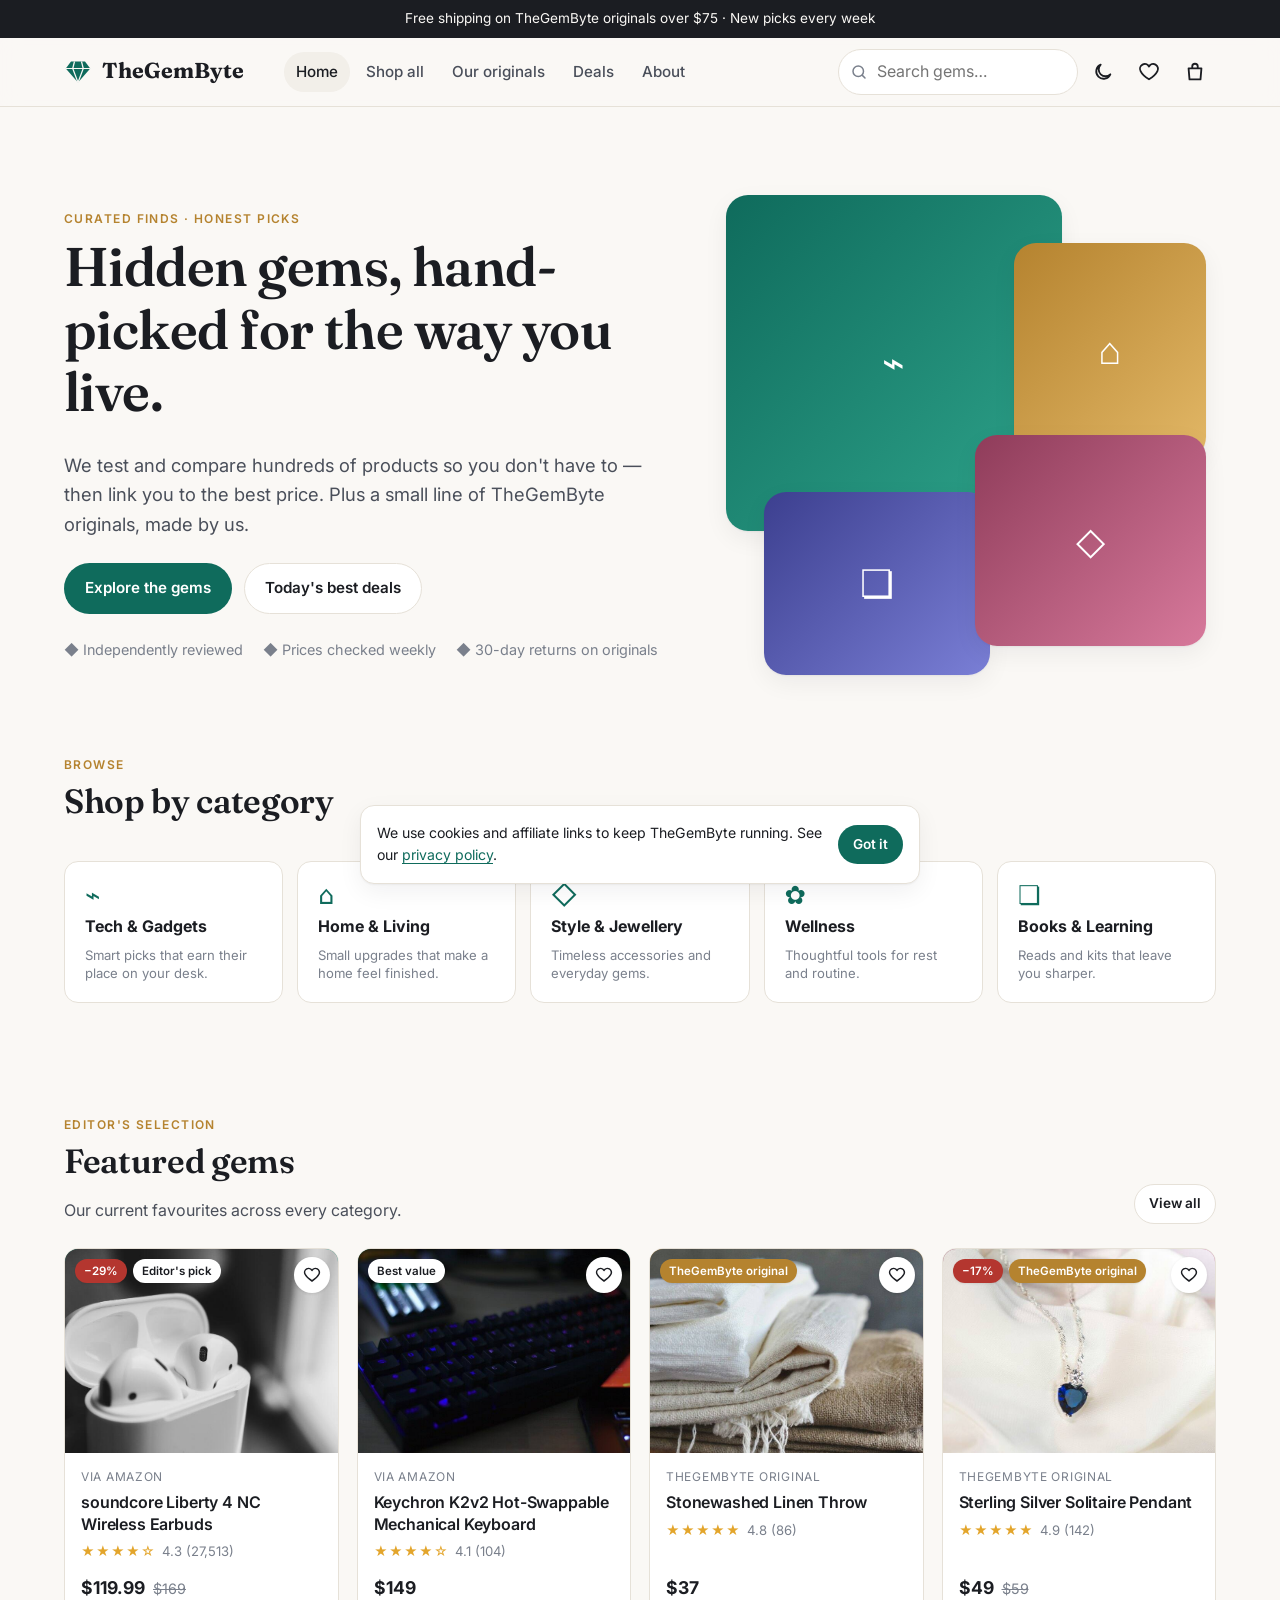
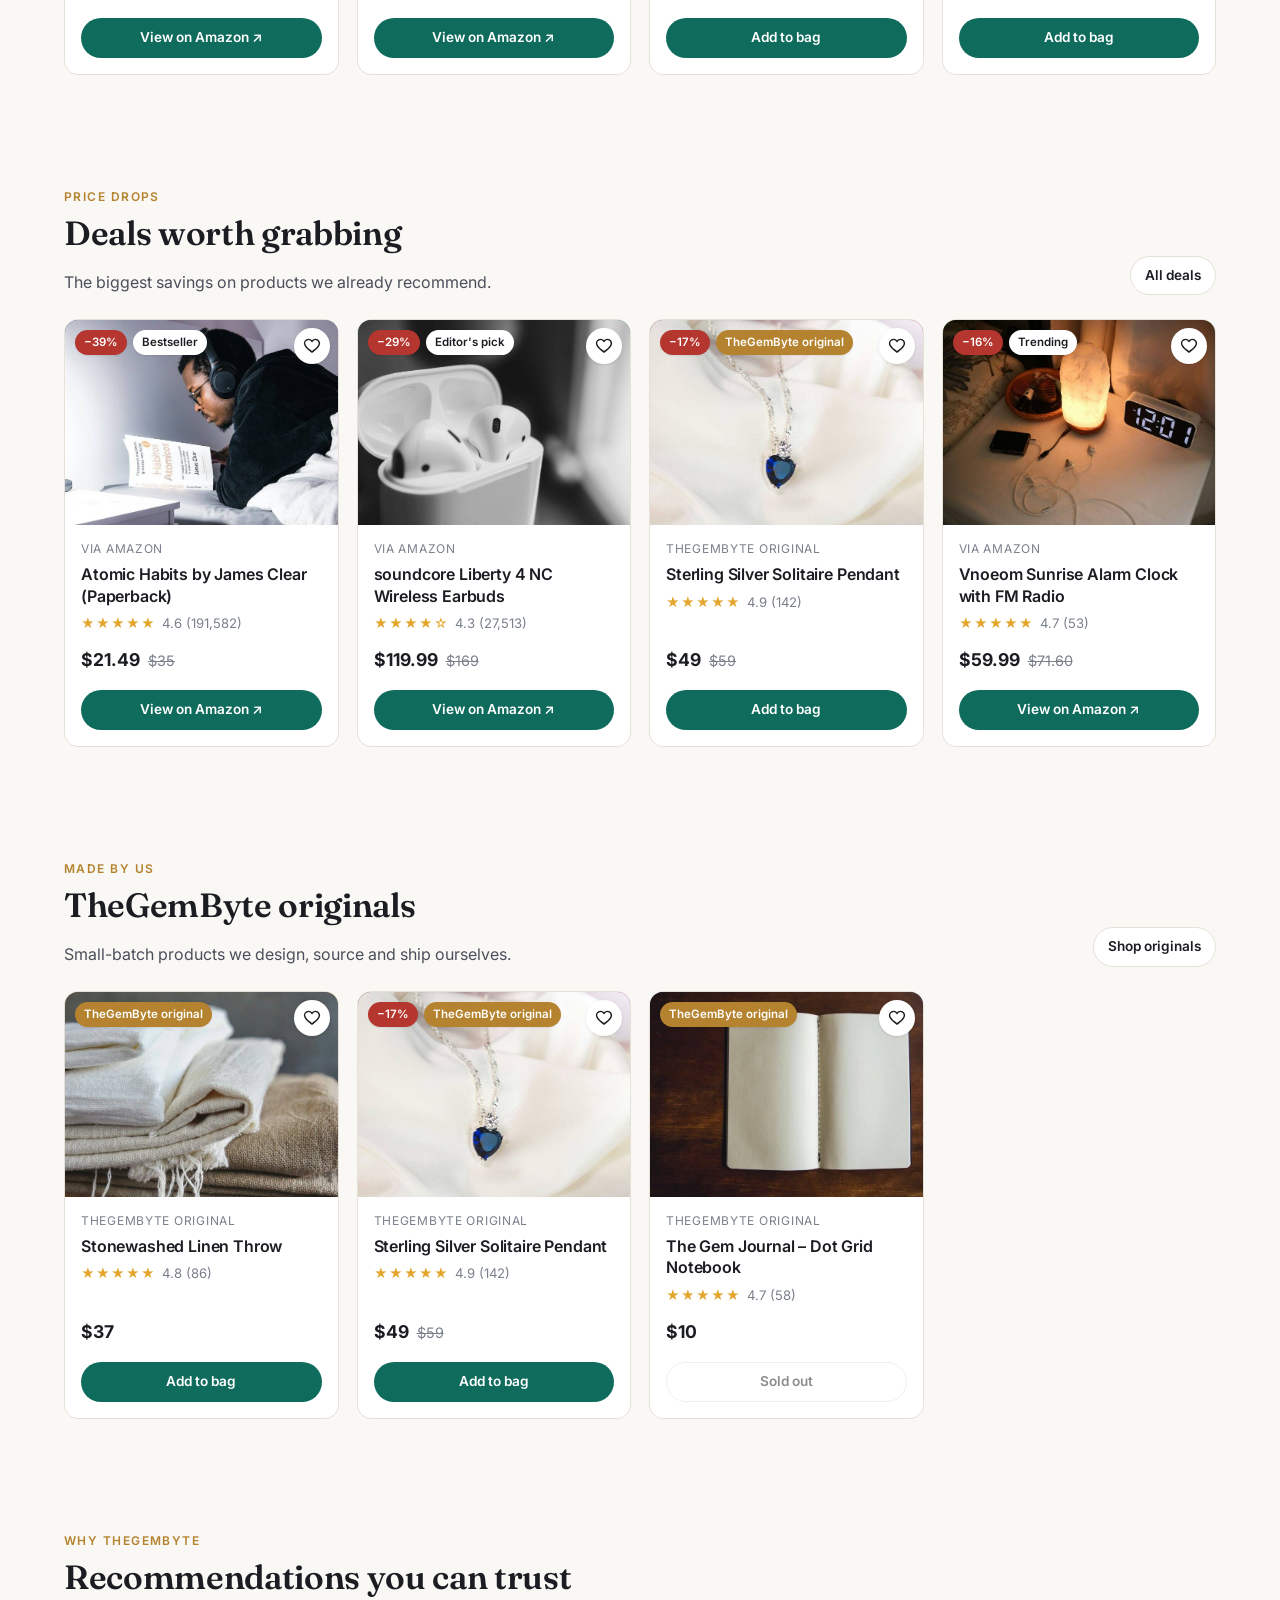
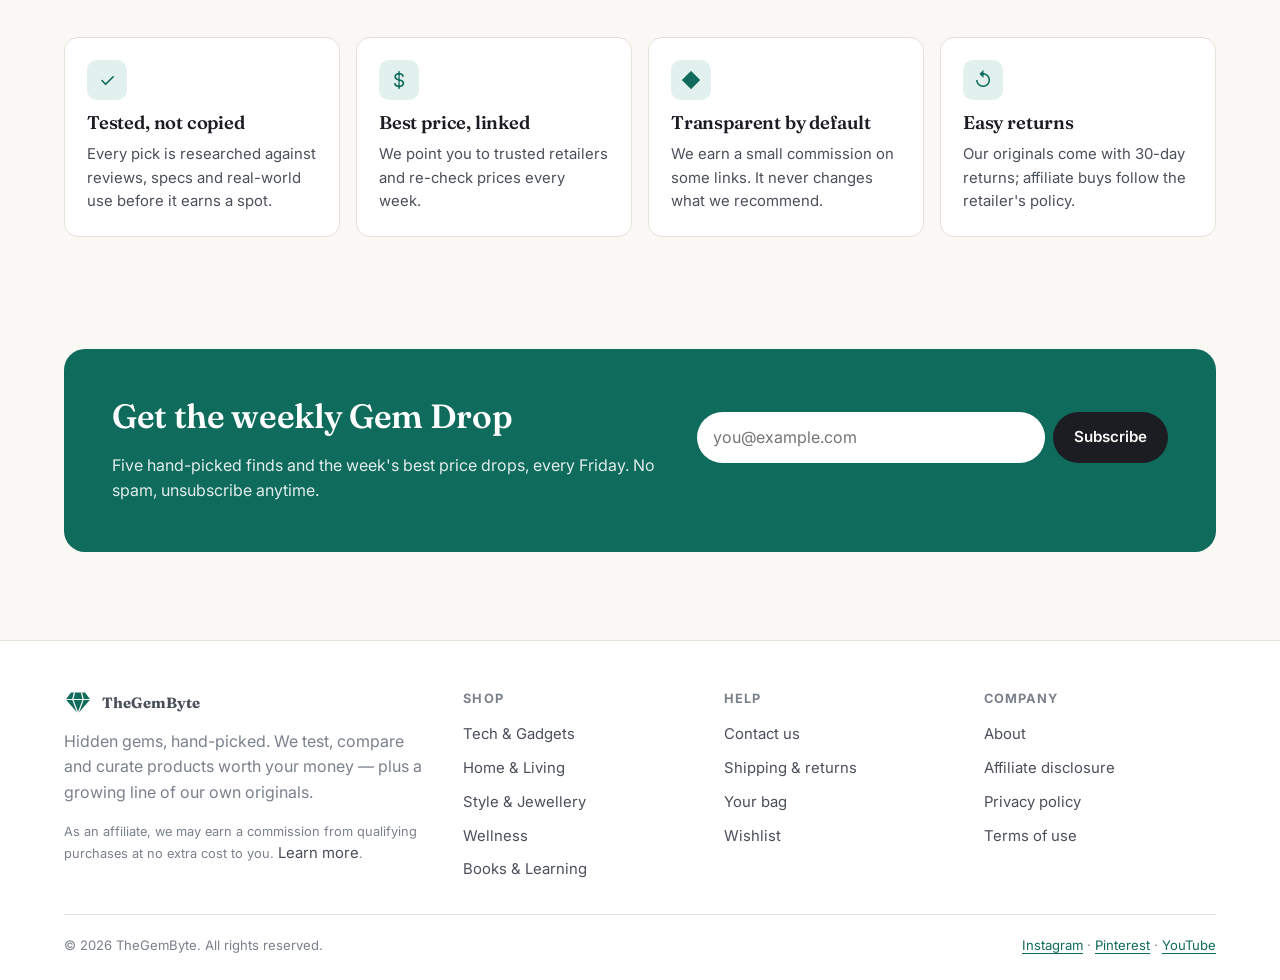
<file: index.html>
<!doctype html>
<html lang="en">
<head>
  <meta charset="utf-8">
  <meta name="viewport" content="width=device-width, initial-scale=1">
  <title>TheGemByte — Hidden gems, hand-picked</title>
  <meta name="description" content="TheGemByte curates the best tech, home, style and wellness finds — honest picks, the best deals, and our own small-batch originals.">
  <link rel="canonical" href="https://iam-anwesh.github.io/thegembyte/">
  <meta property="og:site_name" content="TheGemByte">
  <meta property="og:title" content="TheGemByte — Hidden gems, hand-picked">
  <meta property="og:description" content="TheGemByte curates the best tech, home, style and wellness finds — honest picks, the best deals, and our own small-batch originals.">
  <meta property="og:type" content="website">
  <meta property="og:image" content="https://iam-anwesh.github.io/thegembyte/assets/img/og-image.svg">
  <meta name="twitter:card" content="summary_large_image">
  <meta name="theme-color" content="#0f6b5c">
  <link rel="icon" href="assets/img/favicon.svg" type="image/svg+xml">
  <link rel="manifest" href="site.webmanifest">
  <link rel="preconnect" href="https://fonts.googleapis.com">
  <link rel="preconnect" href="https://fonts.gstatic.com" crossorigin>
  <link rel="stylesheet" href="https://fonts.googleapis.com/css2?family=Fraunces:opsz,wght@9..144,600;9..144,700&family=Inter:wght@400;500;600;700&display=swap">
  <link rel="stylesheet" href="assets/css/styles.css">
  <script type="application/ld+json">
  {"@context":"https://schema.org","@graph":[
    {"@type":"Organization","name":"TheGemByte","url":"https://iam-anwesh.github.io/thegembyte","logo":"https://iam-anwesh.github.io/thegembyte/assets/img/favicon.svg"},
    {"@type":"WebSite","name":"TheGemByte","url":"https://iam-anwesh.github.io/thegembyte",
     "potentialAction":{"@type":"SearchAction","target":"https://iam-anwesh.github.io/thegembyte/shop.html?q={search_term_string}","query-input":"required name=search_term_string"}}
  ]}
  </script>
  <script src="assets/js/config.js" defer></script>
  <script src="assets/js/app.js" defer></script>
</head>
<body data-page="home">
  <div id="site-header"></div>
  <main id="main">
    <section class="hero">
      <div class="container hero-grid">
        <div>
          <span class="eyebrow">Curated finds · Honest picks</span>
          <h1>Hidden gems, hand-picked for the way you live.</h1>
          <p class="lead">We test and compare hundreds of products so you don't have to — then link you to the best price. Plus a small line of TheGemByte originals, made by us.</p>
          <div class="hero-cta">
            <a class="btn btn-primary" href="shop.html">Explore the gems</a>
            <a class="btn btn-outline" href="shop.html?sort=discount">Today's best deals</a>
          </div>
          <div class="trust-row">
            <span>◆ Independently reviewed</span>
            <span>◆ Prices checked weekly</span>
            <span>◆ 30-day returns on originals</span>
          </div>
        </div>
        <div class="hero-art" aria-hidden="true">
          <div class="gem-tile t1">⌁</div>
          <div class="gem-tile t2">⌂</div>
          <div class="gem-tile t3">❏</div>
          <div class="gem-tile t4">◇</div>
        </div>
      </div>
    </section>

    <section class="section" style="padding-top:16px">
      <div class="container">
        <div class="section-head"><div><span class="eyebrow">Browse</span><h2>Shop by category</h2></div></div>
        <div class="cat-grid" id="home-categories"></div>
      </div>
    </section>

    <section class="section">
      <div class="container">
        <div class="section-head">
          <div><span class="eyebrow">Editor's selection</span><h2>Featured gems</h2><p>Our current favourites across every category.</p></div>
          <a class="btn btn-outline btn-sm" href="shop.html">View all</a>
        </div>
        <div class="product-grid" id="home-featured"></div>
      </div>
    </section>

    <section class="section">
      <div class="container">
        <div class="section-head">
          <div><span class="eyebrow">Price drops</span><h2>Deals worth grabbing</h2><p>The biggest savings on products we already recommend.</p></div>
          <a class="btn btn-outline btn-sm" href="shop.html?sort=discount">All deals</a>
        </div>
        <div class="product-grid" id="home-deals"></div>
      </div>
    </section>

    <section class="section">
      <div class="container">
        <div class="section-head">
          <div><span class="eyebrow">Made by us</span><h2>TheGemByte originals</h2><p>Small-batch products we design, source and ship ourselves.</p></div>
          <a class="btn btn-outline btn-sm" href="shop.html?type=store">Shop originals</a>
        </div>
        <div class="product-grid" id="home-originals"></div>
      </div>
    </section>

    <section class="section">
      <div class="container">
        <div class="section-head"><div><span class="eyebrow">Why TheGemByte</span><h2>Recommendations you can trust</h2></div></div>
        <div class="features">
          <div class="feature"><div class="ic">✓</div><h3>Tested, not copied</h3><p>Every pick is researched against reviews, specs and real-world use before it earns a spot.</p></div>
          <div class="feature"><div class="ic">$</div><h3>Best price, linked</h3><p>We point you to trusted retailers and re-check prices every week.</p></div>
          <div class="feature"><div class="ic">◆</div><h3>Transparent by default</h3><p>We earn a small commission on some links. It never changes what we recommend.</p></div>
          <div class="feature"><div class="ic">↺</div><h3>Easy returns</h3><p>Our originals come with 30-day returns; affiliate buys follow the retailer's policy.</p></div>
        </div>
      </div>
    </section>

    <section class="section">
      <div class="container">
        <div class="band">
          <div>
            <h2>Get the weekly Gem Drop</h2>
            <p>Five hand-picked finds and the week's best price drops, every Friday. No spam, unsubscribe anytime.</p>
          </div>
          <form class="subscribe" data-form="newsletter" data-success="You're in! Check your inbox on Friday.">
            <label class="sr-only" for="nl-email">Email address</label>
            <input id="nl-email" type="email" name="email" placeholder="you@example.com" required autocomplete="email">
            <button class="btn" type="submit">Subscribe</button>
            <p class="form-msg" role="status" style="flex-basis:100%;margin:0"></p>
          </form>
        </div>
      </div>
    </section>
  </main>
  <div id="site-footer"></div>
</body>
</html>
</file>
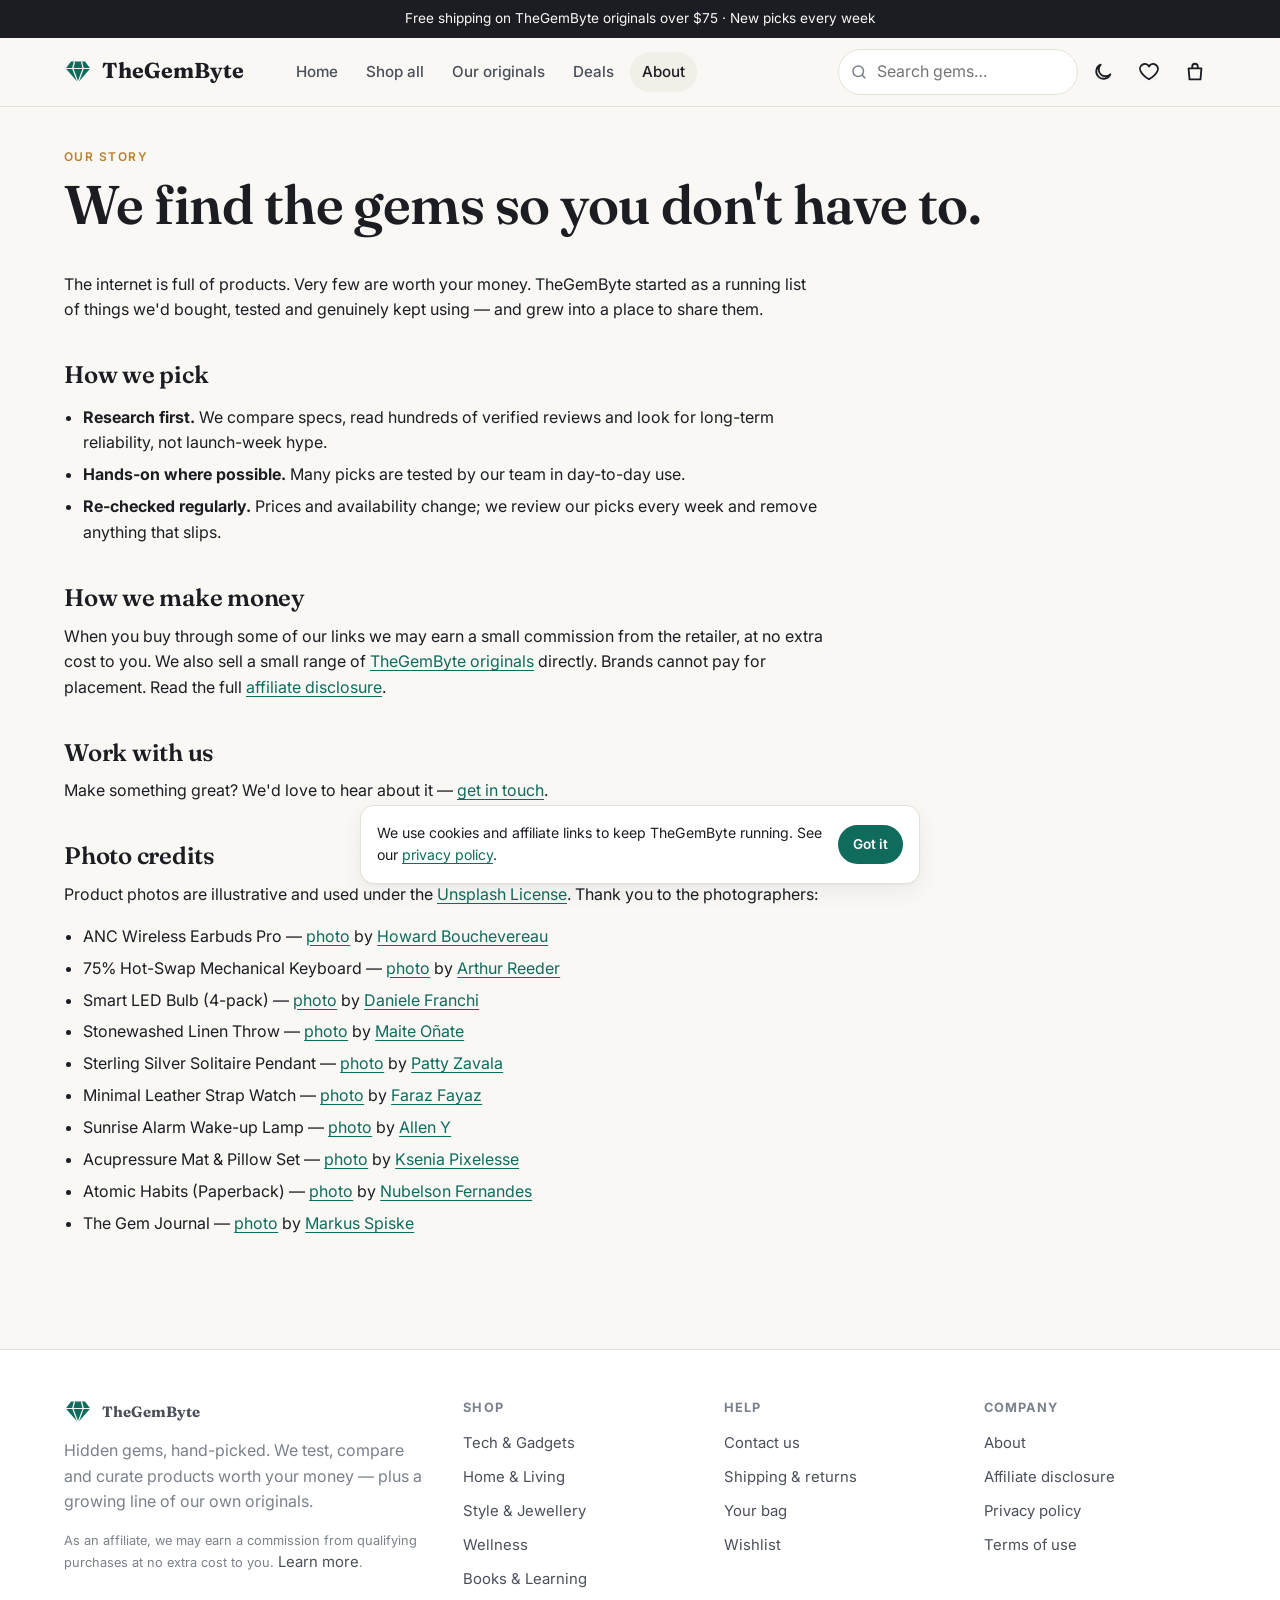
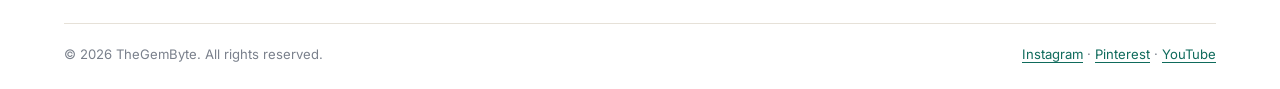
<file: about.html>
<!doctype html>
<html lang="en">
<head>
  <meta charset="utf-8">
  <meta name="viewport" content="width=device-width, initial-scale=1">
  <title>About — TheGemByte</title>
  <meta name="description" content="Why TheGemByte exists and how we choose the products we recommend.">
  <link rel="canonical" href="https://iam-anwesh.github.io/thegembyte/about.html">
  <meta property="og:site_name" content="TheGemByte">
  <meta property="og:title" content="About — TheGemByte">
  <meta property="og:description" content="Why TheGemByte exists and how we choose the products we recommend.">
  <meta property="og:type" content="website">
  <meta property="og:image" content="https://iam-anwesh.github.io/thegembyte/assets/img/og-image.svg">
  <meta name="twitter:card" content="summary_large_image">
  <meta name="theme-color" content="#0f6b5c">
  <link rel="icon" href="assets/img/favicon.svg" type="image/svg+xml">
  <link rel="manifest" href="site.webmanifest">
  <link rel="preconnect" href="https://fonts.googleapis.com">
  <link rel="preconnect" href="https://fonts.gstatic.com" crossorigin>
  <link rel="stylesheet" href="https://fonts.googleapis.com/css2?family=Fraunces:opsz,wght@9..144,600;9..144,700&family=Inter:wght@400;500;600;700&display=swap">
  <link rel="stylesheet" href="assets/css/styles.css">
  <script src="assets/js/config.js" defer></script>
  <script src="assets/js/app.js" defer></script>
</head>
<body data-page="content">
  <div id="site-header"></div>
  <main id="main">
    <div class="container">
      <header class="page-head">
        <span class="eyebrow">Our story</span>
        <h1>We find the gems so you don't have to.</h1>
      </header>
      <article class="prose">
        <p>The internet is full of products. Very few are worth your money. TheGemByte started as a running list of things we'd bought, tested and genuinely kept using — and grew into a place to share them.</p>
        <h2>How we pick</h2>
        <ul>
          <li><strong>Research first.</strong> We compare specs, read hundreds of verified reviews and look for long-term reliability, not launch-week hype.</li>
          <li><strong>Hands-on where possible.</strong> Many picks are tested by our team in day-to-day use.</li>
          <li><strong>Re-checked regularly.</strong> Prices and availability change; we review our picks every week and remove anything that slips.</li>
        </ul>
        <h2>How we make money</h2>
        <p>When you buy through some of our links we may earn a small commission from the retailer, at no extra cost to you. We also sell a small range of <a href="shop.html?type=store">TheGemByte originals</a> directly. Brands cannot pay for placement. Read the full <a href="disclosure.html">affiliate disclosure</a>.</p>
        <h2>Work with us</h2>
        <p>Make something great? We'd love to hear about it — <a href="contact.html">get in touch</a>.</p>
        <h2>Photo credits</h2>
        <p>Product photos are illustrative and used under the <a href="https://unsplash.com/license" rel="noopener">Unsplash License</a>. Thank you to the photographers:</p>
        <ul>
          <li>ANC Wireless Earbuds Pro — <a href="https://unsplash.com/photos/5ba6j8d_oXY" rel="noopener">photo</a> by <a href="https://unsplash.com/@howardbouchevereau" rel="noopener">Howard Bouchevereau</a></li>
          <li>75% Hot-Swap Mechanical Keyboard — <a href="https://unsplash.com/photos/a661056QDbc" rel="noopener">photo</a> by <a href="https://unsplash.com/@arthurreeder" rel="noopener">Arthur Reeder</a></li>
          <li>Smart LED Bulb (4-pack) — <a href="https://unsplash.com/photos/GbAEJUJKJ88" rel="noopener">photo</a> by <a href="https://unsplash.com/@daniele_franchi" rel="noopener">Daniele Franchi</a></li>
          <li>Stonewashed Linen Throw — <a href="https://unsplash.com/photos/AXWyDjC_Y3U" rel="noopener">photo</a> by <a href="https://unsplash.com/@maiteonate" rel="noopener">Maite Oñate</a></li>
          <li>Sterling Silver Solitaire Pendant — <a href="https://unsplash.com/photos/SniDFooLoow" rel="noopener">photo</a> by <a href="https://unsplash.com/@pattyzc" rel="noopener">Patty Zavala</a></li>
          <li>Minimal Leather Strap Watch — <a href="https://unsplash.com/photos/3weffxf3mdk" rel="noopener">photo</a> by <a href="https://unsplash.com/@farazfayaz" rel="noopener">Faraz Fayaz</a></li>
          <li>Sunrise Alarm Wake-up Lamp — <a href="https://unsplash.com/photos/2kKThodpTvw" rel="noopener">photo</a> by <a href="https://unsplash.com/@yanahd" rel="noopener">Allen Y</a></li>
          <li>Acupressure Mat &amp; Pillow Set — <a href="https://unsplash.com/photos/GXsgFMDZ04g" rel="noopener">photo</a> by <a href="https://unsplash.com/@pixelesse" rel="noopener">Ksenia Pixelesse</a></li>
          <li>Atomic Habits (Paperback) — <a href="https://unsplash.com/photos/XWn6m_oxvSM" rel="noopener">photo</a> by <a href="https://unsplash.com/@nublson" rel="noopener">Nubelson Fernandes</a></li>
          <li>The Gem Journal — <a href="https://unsplash.com/photos/ooidQxRACPA" rel="noopener">photo</a> by <a href="https://unsplash.com/@markusspiske" rel="noopener">Markus Spiske</a></li>
        </ul>
      </article>
    </div>
  </main>
  <div id="site-footer"></div>
</body>
</html>
</file>
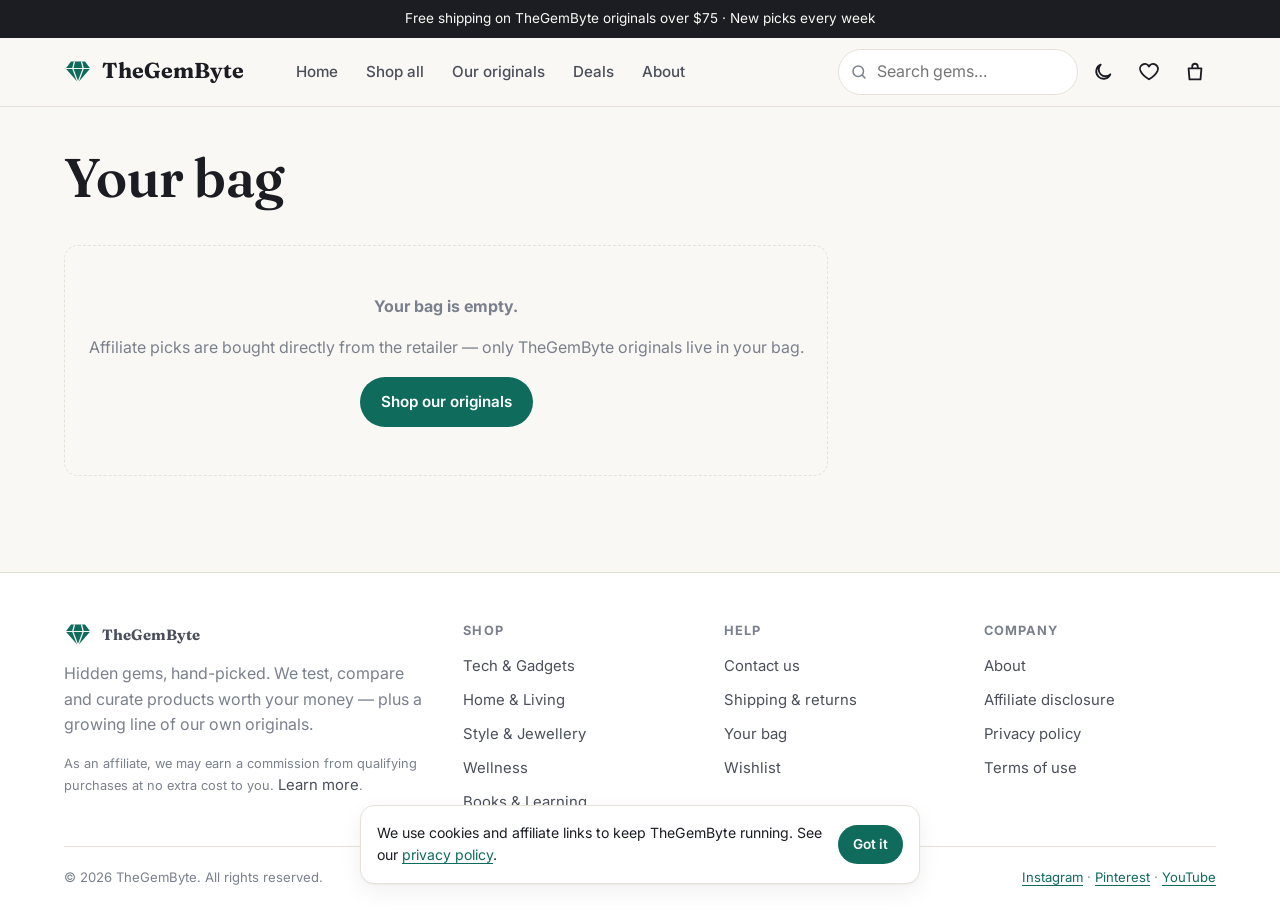
<file: cart.html>
<!doctype html>
<html lang="en">
<head>
  <meta charset="utf-8">
  <meta name="viewport" content="width=device-width, initial-scale=1">
  <title>Your bag — TheGemByte</title>
  <meta name="description" content="Review the TheGemByte originals in your bag.">
  <link rel="canonical" href="https://iam-anwesh.github.io/thegembyte/cart.html">
  <meta property="og:site_name" content="TheGemByte">
  <meta property="og:title" content="Your bag — TheGemByte">
  <meta property="og:description" content="Review the TheGemByte originals in your bag.">
  <meta property="og:type" content="website">
  <meta property="og:image" content="https://iam-anwesh.github.io/thegembyte/assets/img/og-image.svg">
  <meta name="twitter:card" content="summary_large_image">
  <meta name="theme-color" content="#0f6b5c">
  <link rel="icon" href="assets/img/favicon.svg" type="image/svg+xml">
  <link rel="manifest" href="site.webmanifest">
  <link rel="preconnect" href="https://fonts.googleapis.com">
  <link rel="preconnect" href="https://fonts.gstatic.com" crossorigin>
  <link rel="stylesheet" href="https://fonts.googleapis.com/css2?family=Fraunces:opsz,wght@9..144,600;9..144,700&family=Inter:wght@400;500;600;700&display=swap">
  <link rel="stylesheet" href="assets/css/styles.css">
  <script src="assets/js/config.js" defer></script>
  <script src="assets/js/app.js" defer></script>
</head>
<body data-page="cart">
  <div id="site-header"></div>
  <main id="main">
    <div class="container">
      <header class="page-head"><h1>Your bag</h1></header>
      <div class="cart-layout">
        <section id="cart-lines" aria-label="Items in your bag"></section>
        <aside class="summary" id="cart-summary" aria-label="Order summary" hidden></aside>
      </div>
    </div>
  </main>
  <div id="site-footer"></div>
</body>
</html>
</file>
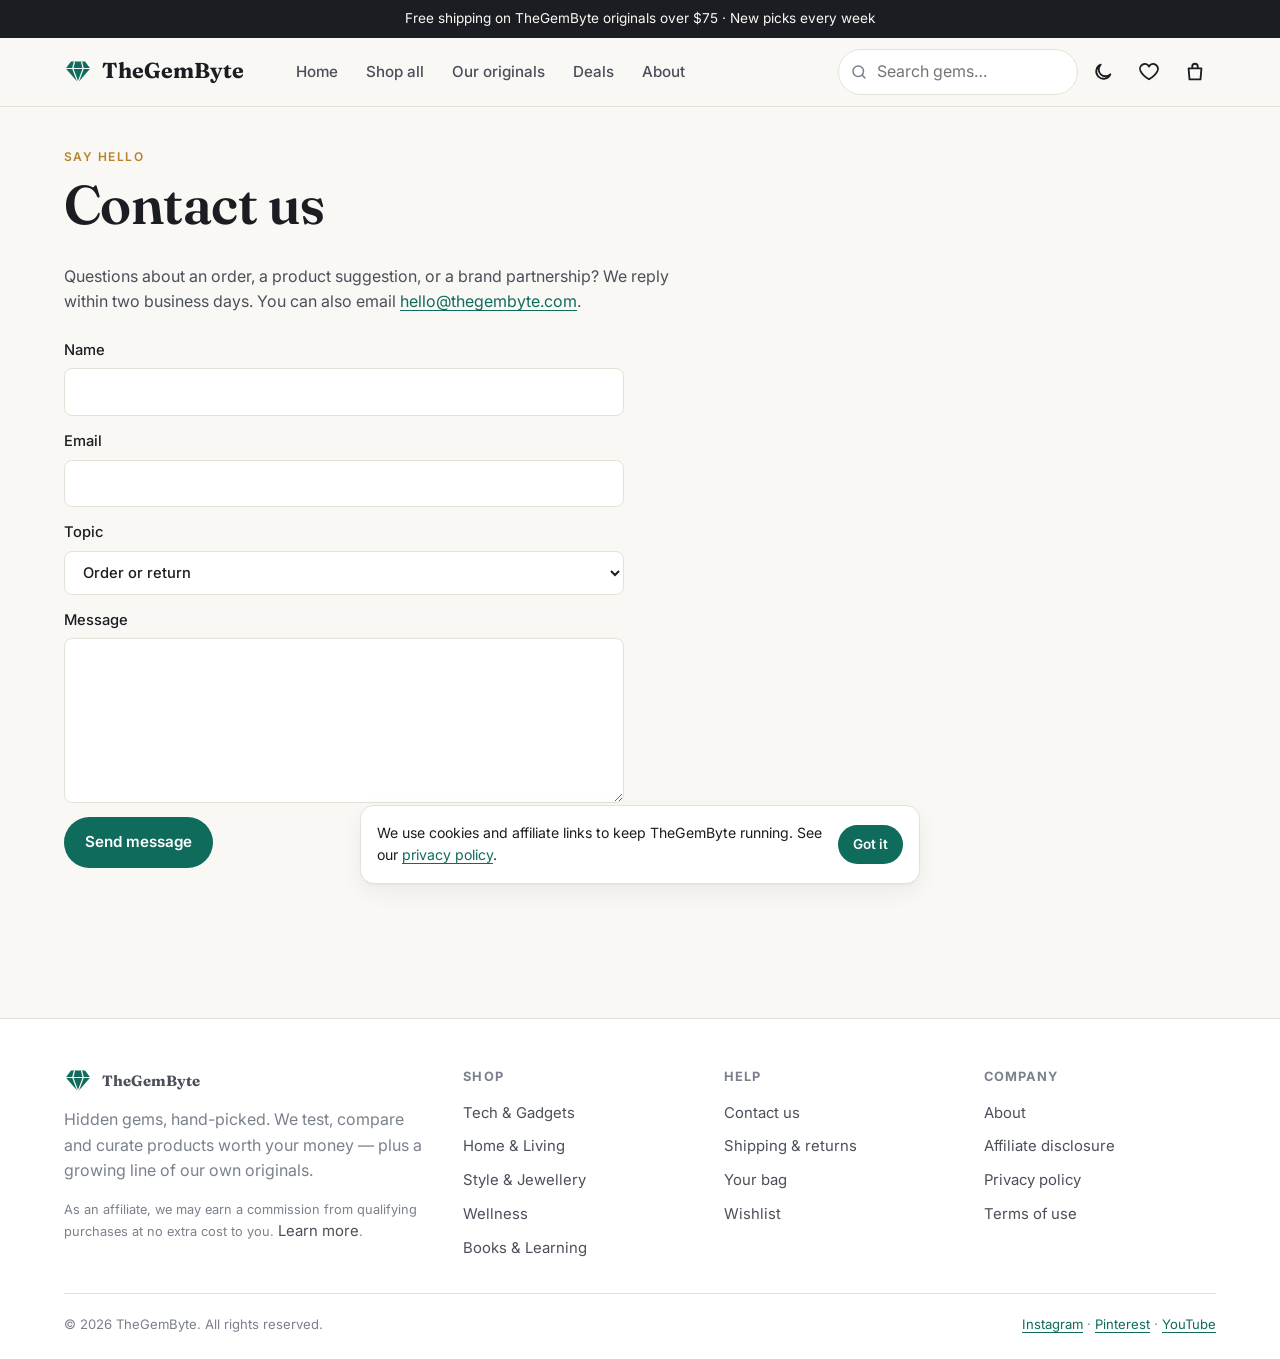
<file: contact.html>
<!doctype html>
<html lang="en">
<head>
  <meta charset="utf-8">
  <meta name="viewport" content="width=device-width, initial-scale=1">
  <title>Contact — TheGemByte</title>
  <meta name="description" content="Get in touch with TheGemByte — product questions, orders and brand partnerships.">
  <link rel="canonical" href="https://iam-anwesh.github.io/thegembyte/contact.html">
  <meta property="og:site_name" content="TheGemByte">
  <meta property="og:title" content="Contact — TheGemByte">
  <meta property="og:description" content="Get in touch with TheGemByte — product questions, orders and brand partnerships.">
  <meta property="og:type" content="website">
  <meta property="og:image" content="https://iam-anwesh.github.io/thegembyte/assets/img/og-image.svg">
  <meta name="twitter:card" content="summary_large_image">
  <meta name="theme-color" content="#0f6b5c">
  <link rel="icon" href="assets/img/favicon.svg" type="image/svg+xml">
  <link rel="manifest" href="site.webmanifest">
  <link rel="preconnect" href="https://fonts.googleapis.com">
  <link rel="preconnect" href="https://fonts.gstatic.com" crossorigin>
  <link rel="stylesheet" href="https://fonts.googleapis.com/css2?family=Fraunces:opsz,wght@9..144,600;9..144,700&family=Inter:wght@400;500;600;700&display=swap">
  <link rel="stylesheet" href="assets/css/styles.css">
  <script src="assets/js/config.js" defer></script>
  <script src="assets/js/app.js" defer></script>
</head>
<body data-page="contact">
  <div id="site-header"></div>
  <main id="main">
    <div class="container">
      <header class="page-head">
        <span class="eyebrow">Say hello</span>
        <h1>Contact us</h1>
        <p>Questions about an order, a product suggestion, or a brand partnership? We reply within two business days. You can also email <a href="mailto:hello@thegembyte.com">hello@thegembyte.com</a>.</p>
      </header>
      <form class="form-grid" data-form="contact" data-success="Thanks — your message is on its way. We'll reply within two business days." style="padding-bottom:64px">
        <label>Name <input class="field" name="name" required autocomplete="name"></label>
        <label>Email <input class="field" type="email" name="email" required autocomplete="email"></label>
        <label>Topic
          <select class="select" name="topic">
            <option>Order or return</option>
            <option>Product question</option>
            <option>Brand partnership / affiliate</option>
            <option>Something else</option>
          </select>
        </label>
        <label>Message <textarea class="field" name="message" rows="6" required></textarea></label>
        <div><button class="btn btn-primary" type="submit">Send message</button></div>
        <p class="form-msg" role="status"></p>
      </form>
    </div>
  </main>
  <div id="site-footer"></div>
</body>
</html>
</file>
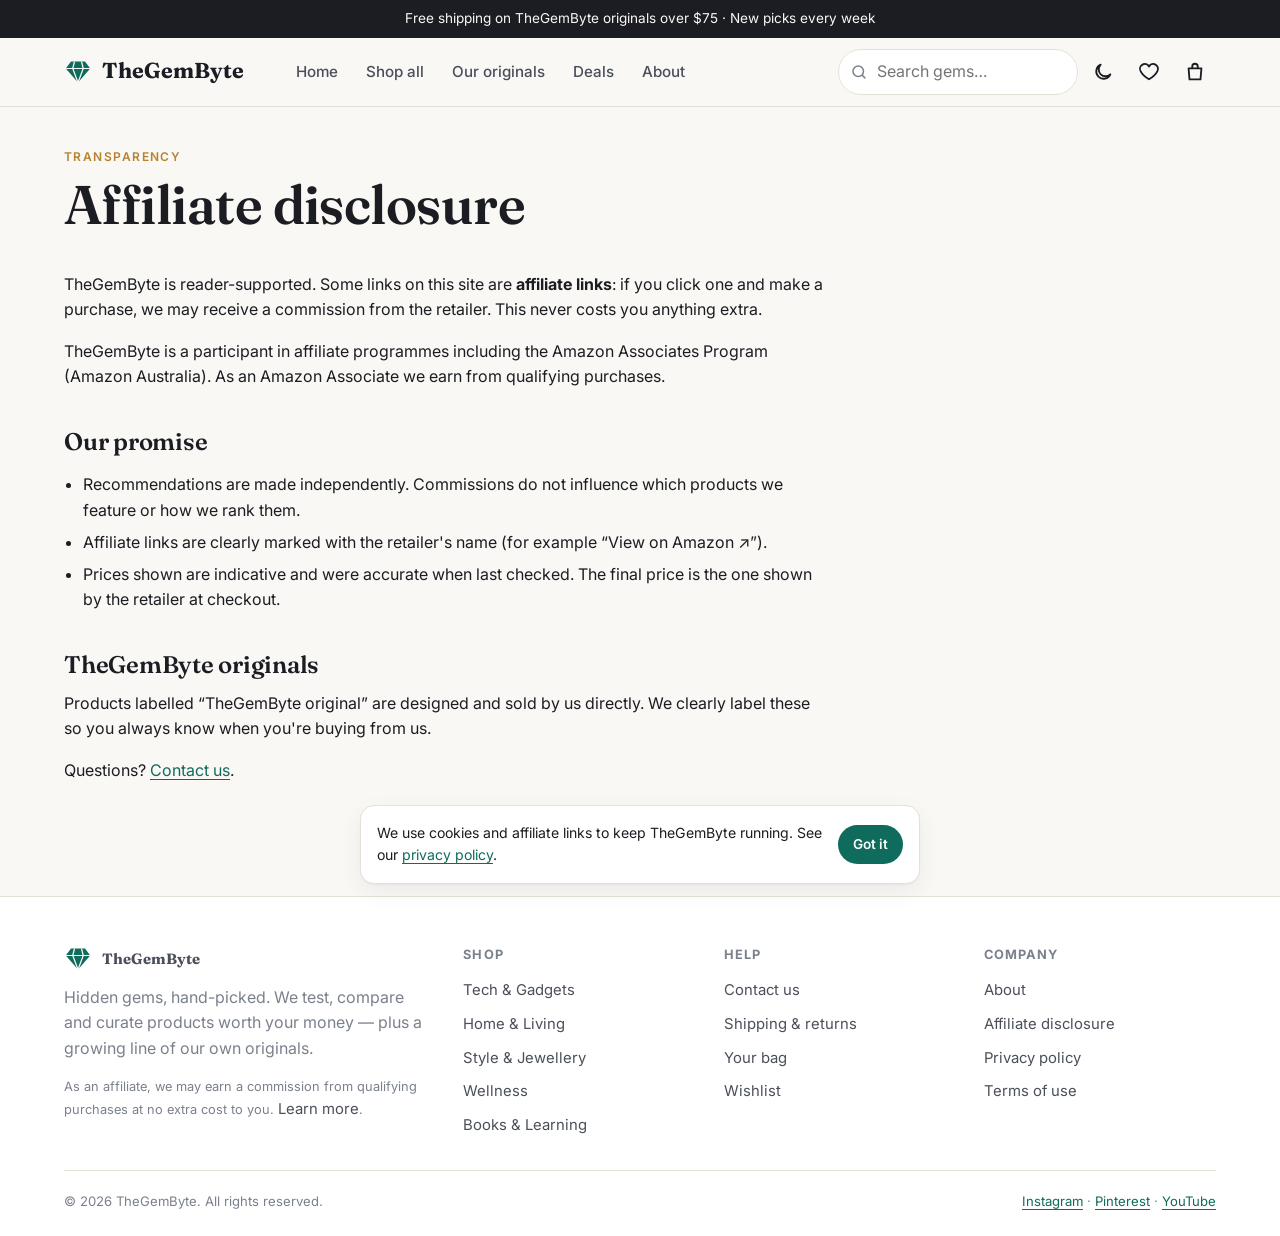
<file: disclosure.html>
<!doctype html>
<html lang="en">
<head>
  <meta charset="utf-8">
  <meta name="viewport" content="width=device-width, initial-scale=1">
  <title>Affiliate disclosure — TheGemByte</title>
  <meta name="description" content="How TheGemByte earns money through affiliate links.">
  <link rel="canonical" href="https://iam-anwesh.github.io/thegembyte/disclosure.html">
  <meta property="og:site_name" content="TheGemByte">
  <meta property="og:title" content="Affiliate disclosure — TheGemByte">
  <meta property="og:description" content="How TheGemByte earns money through affiliate links.">
  <meta property="og:type" content="website">
  <meta property="og:image" content="https://iam-anwesh.github.io/thegembyte/assets/img/og-image.svg">
  <meta name="twitter:card" content="summary_large_image">
  <meta name="theme-color" content="#0f6b5c">
  <link rel="icon" href="assets/img/favicon.svg" type="image/svg+xml">
  <link rel="manifest" href="site.webmanifest">
  <link rel="preconnect" href="https://fonts.googleapis.com">
  <link rel="preconnect" href="https://fonts.gstatic.com" crossorigin>
  <link rel="stylesheet" href="https://fonts.googleapis.com/css2?family=Fraunces:opsz,wght@9..144,600;9..144,700&family=Inter:wght@400;500;600;700&display=swap">
  <link rel="stylesheet" href="assets/css/styles.css">
  <script src="assets/js/config.js" defer></script>
  <script src="assets/js/app.js" defer></script>
</head>
<body data-page="content">
  <div id="site-header"></div>
  <main id="main">
    <div class="container">
      <header class="page-head">
        <span class="eyebrow">Transparency</span>
        <h1>Affiliate disclosure</h1>
      </header>
      <article class="prose">
        <p>TheGemByte is reader-supported. Some links on this site are <strong>affiliate links</strong>: if you click one and make a purchase, we may receive a commission from the retailer. This never costs you anything extra.</p>
        <p>TheGemByte is a participant in affiliate programmes including the Amazon Associates Program (Amazon Australia). As an Amazon Associate we earn from qualifying purchases.</p>
        <h2>Our promise</h2>
        <ul>
          <li>Recommendations are made independently. Commissions do not influence which products we feature or how we rank them.</li>
          <li>Affiliate links are clearly marked with the retailer's name (for example “View on Amazon ↗”).</li>
          <li>Prices shown are indicative and were accurate when last checked. The final price is the one shown by the retailer at checkout.</li>
        </ul>
        <h2>TheGemByte originals</h2>
        <p>Products labelled “TheGemByte original” are designed and sold by us directly. We clearly label these so you always know when you're buying from us.</p>
        <p>Questions? <a href="contact.html">Contact us</a>.</p>
      </article>
    </div>
  </main>
  <div id="site-footer"></div>
</body>
</html>
</file>
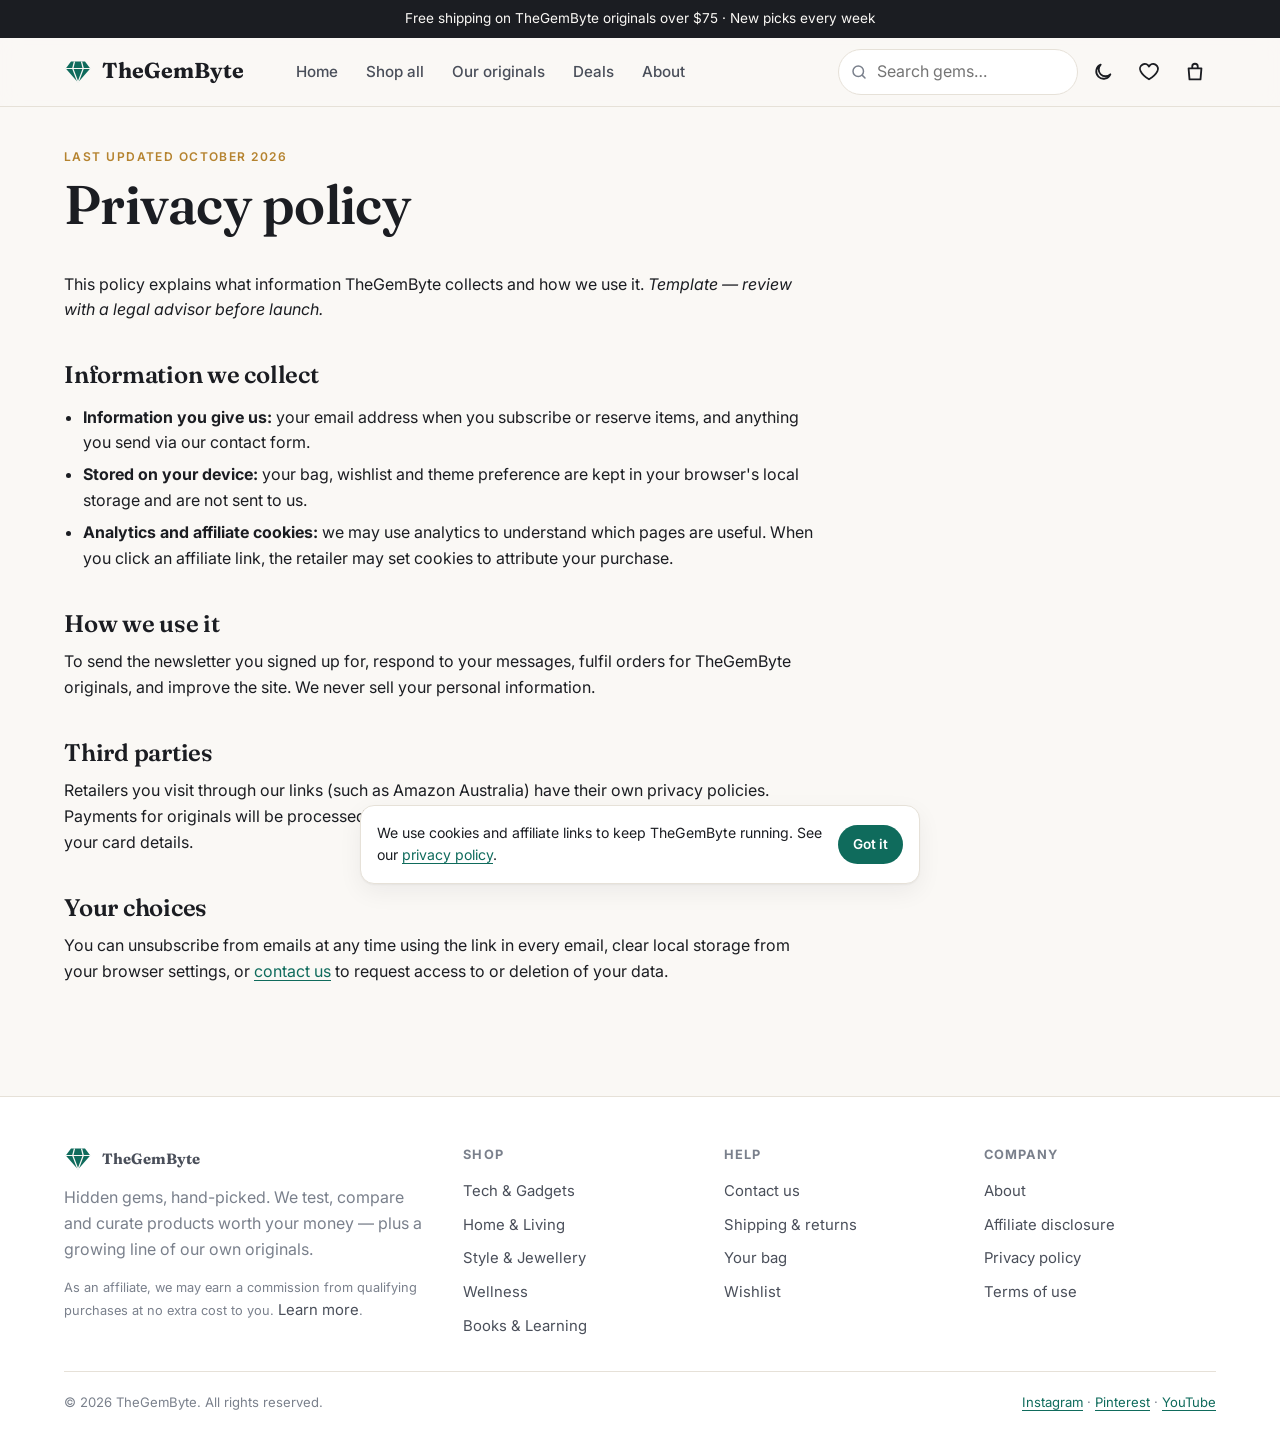
<file: privacy.html>
<!doctype html>
<html lang="en">
<head>
  <meta charset="utf-8">
  <meta name="viewport" content="width=device-width, initial-scale=1">
  <title>Privacy policy — TheGemByte</title>
  <meta name="description" content="How TheGemByte collects and uses information.">
  <link rel="canonical" href="https://iam-anwesh.github.io/thegembyte/privacy.html">
  <meta property="og:site_name" content="TheGemByte">
  <meta property="og:title" content="Privacy policy — TheGemByte">
  <meta property="og:description" content="How TheGemByte collects and uses information.">
  <meta property="og:type" content="website">
  <meta property="og:image" content="https://iam-anwesh.github.io/thegembyte/assets/img/og-image.svg">
  <meta name="twitter:card" content="summary_large_image">
  <meta name="theme-color" content="#0f6b5c">
  <link rel="icon" href="assets/img/favicon.svg" type="image/svg+xml">
  <link rel="manifest" href="site.webmanifest">
  <link rel="preconnect" href="https://fonts.googleapis.com">
  <link rel="preconnect" href="https://fonts.gstatic.com" crossorigin>
  <link rel="stylesheet" href="https://fonts.googleapis.com/css2?family=Fraunces:opsz,wght@9..144,600;9..144,700&family=Inter:wght@400;500;600;700&display=swap">
  <link rel="stylesheet" href="assets/css/styles.css">
  <script src="assets/js/config.js" defer></script>
  <script src="assets/js/app.js" defer></script>
</head>
<body data-page="content">
  <div id="site-header"></div>
  <main id="main">
    <div class="container">
      <header class="page-head">
        <span class="eyebrow">Last updated October 2026</span>
        <h1>Privacy policy</h1>
      </header>
      <article class="prose">
        <p>This policy explains what information TheGemByte collects and how we use it. <em>Template — review with a legal advisor before launch.</em></p>
        <h2>Information we collect</h2>
        <ul>
          <li><strong>Information you give us:</strong> your email address when you subscribe or reserve items, and anything you send via our contact form.</li>
          <li><strong>Stored on your device:</strong> your bag, wishlist and theme preference are kept in your browser's local storage and are not sent to us.</li>
          <li><strong>Analytics and affiliate cookies:</strong> we may use analytics to understand which pages are useful. When you click an affiliate link, the retailer may set cookies to attribute your purchase.</li>
        </ul>
        <h2>How we use it</h2>
        <p>To send the newsletter you signed up for, respond to your messages, fulfil orders for TheGemByte originals, and improve the site. We never sell your personal information.</p>
        <h2>Third parties</h2>
        <p>Retailers you visit through our links (such as Amazon Australia) have their own privacy policies. Payments for originals will be processed by a PCI-compliant payment provider; we never see or store your card details.</p>
        <h2>Your choices</h2>
        <p>You can unsubscribe from emails at any time using the link in every email, clear local storage from your browser settings, or <a href="contact.html">contact us</a> to request access to or deletion of your data.</p>
      </article>
    </div>
  </main>
  <div id="site-footer"></div>
</body>
</html>
</file>
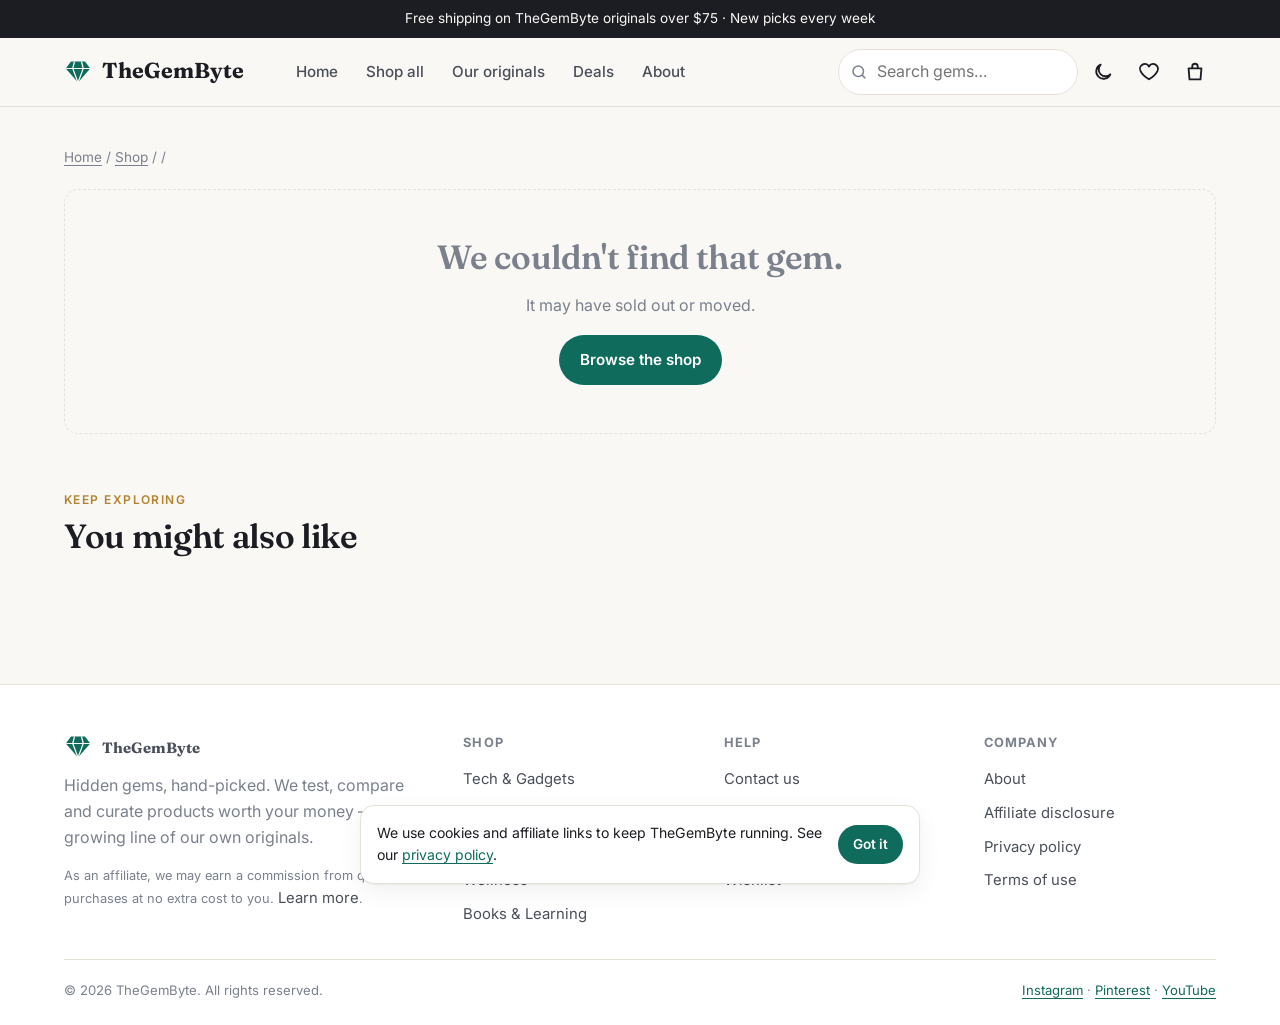
<file: product.html>
<!doctype html>
<html lang="en">
<head>
  <meta charset="utf-8">
  <meta name="viewport" content="width=device-width, initial-scale=1">
  <title>Product — TheGemByte</title>
  <meta name="description" content="Product details, highlights and the best price on TheGemByte.">
  <link rel="canonical" href="https://iam-anwesh.github.io/thegembyte/product.html">
  <meta property="og:site_name" content="TheGemByte">
  <meta property="og:title" content="Product — TheGemByte">
  <meta property="og:description" content="Product details, highlights and the best price on TheGemByte.">
  <meta property="og:type" content="website">
  <meta property="og:image" content="https://iam-anwesh.github.io/thegembyte/assets/img/og-image.svg">
  <meta name="twitter:card" content="summary_large_image">
  <meta name="theme-color" content="#0f6b5c">
  <link rel="icon" href="assets/img/favicon.svg" type="image/svg+xml">
  <link rel="manifest" href="site.webmanifest">
  <link rel="preconnect" href="https://fonts.googleapis.com">
  <link rel="preconnect" href="https://fonts.gstatic.com" crossorigin>
  <link rel="stylesheet" href="https://fonts.googleapis.com/css2?family=Fraunces:opsz,wght@9..144,600;9..144,700&family=Inter:wght@400;500;600;700&display=swap">
  <link rel="stylesheet" href="assets/css/styles.css">
  <script src="assets/js/config.js" defer></script>
  <script src="assets/js/app.js" defer></script>
</head>
<body data-page="product">
  <div id="site-header"></div>
  <main id="main">
    <div class="container">
      <nav class="crumbs page-head" aria-label="Breadcrumb" style="padding-bottom:0"><a href="index.html">Home</a> / <a href="shop.html">Shop</a> / <span id="crumb-cat"></span> / <span id="crumb-name"></span></nav>
      <div class="pdp" id="pdp"></div>
      <section class="section" style="padding-top:0">
        <div class="section-head"><div><span class="eyebrow">Keep exploring</span><h2>You might also like</h2></div></div>
        <div class="product-grid" id="related"></div>
      </section>
    </div>
  </main>
  <div id="site-footer"></div>
</body>
</html>
</file>
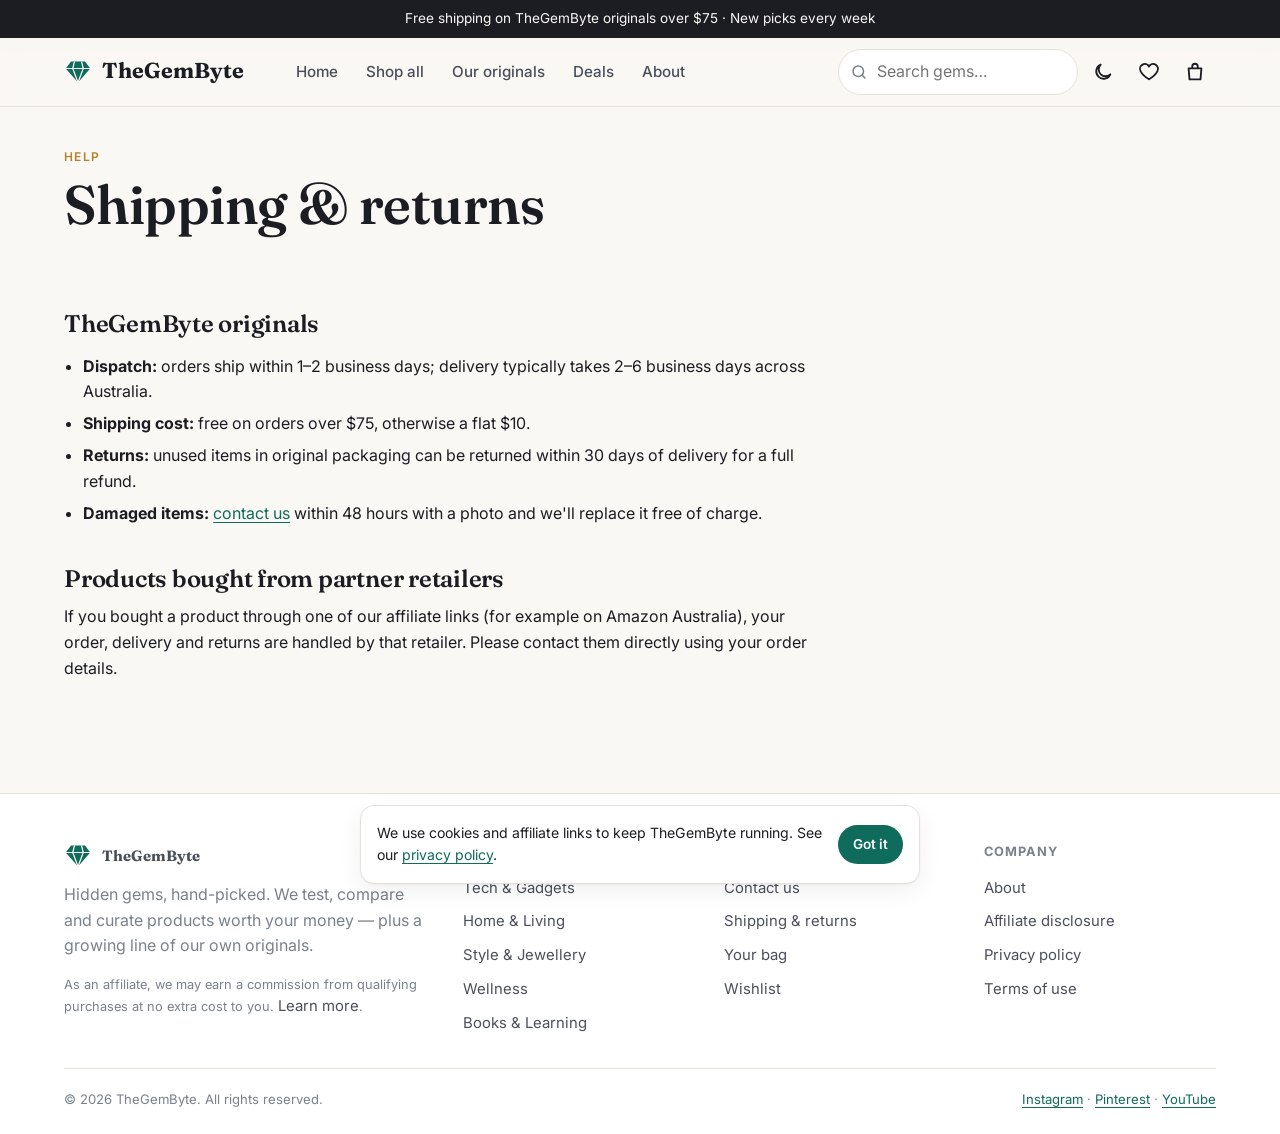
<file: shipping.html>
<!doctype html>
<html lang="en">
<head>
  <meta charset="utf-8">
  <meta name="viewport" content="width=device-width, initial-scale=1">
  <title>Shipping & returns — TheGemByte</title>
  <meta name="description" content="Shipping and returns information for TheGemByte originals.">
  <link rel="canonical" href="https://iam-anwesh.github.io/thegembyte/shipping.html">
  <meta property="og:site_name" content="TheGemByte">
  <meta property="og:title" content="Shipping & returns — TheGemByte">
  <meta property="og:description" content="Shipping and returns information for TheGemByte originals.">
  <meta property="og:type" content="website">
  <meta property="og:image" content="https://iam-anwesh.github.io/thegembyte/assets/img/og-image.svg">
  <meta name="twitter:card" content="summary_large_image">
  <meta name="theme-color" content="#0f6b5c">
  <link rel="icon" href="assets/img/favicon.svg" type="image/svg+xml">
  <link rel="manifest" href="site.webmanifest">
  <link rel="preconnect" href="https://fonts.googleapis.com">
  <link rel="preconnect" href="https://fonts.gstatic.com" crossorigin>
  <link rel="stylesheet" href="https://fonts.googleapis.com/css2?family=Fraunces:opsz,wght@9..144,600;9..144,700&family=Inter:wght@400;500;600;700&display=swap">
  <link rel="stylesheet" href="assets/css/styles.css">
  <script src="assets/js/config.js" defer></script>
  <script src="assets/js/app.js" defer></script>
</head>
<body data-page="content">
  <div id="site-header"></div>
  <main id="main">
    <div class="container">
      <header class="page-head">
        <span class="eyebrow">Help</span>
        <h1>Shipping &amp; returns</h1>
      </header>
      <article class="prose">
        <h2>TheGemByte originals</h2>
        <ul>
          <li><strong>Dispatch:</strong> orders ship within 1–2 business days; delivery typically takes 2–6 business days across Australia.</li>
          <li><strong>Shipping cost:</strong> free on orders over $75, otherwise a flat $10.</li>
          <li><strong>Returns:</strong> unused items in original packaging can be returned within 30 days of delivery for a full refund.</li>
          <li><strong>Damaged items:</strong> <a href="contact.html">contact us</a> within 48 hours with a photo and we'll replace it free of charge.</li>
        </ul>
        <h2>Products bought from partner retailers</h2>
        <p>If you bought a product through one of our affiliate links (for example on Amazon Australia), your order, delivery and returns are handled by that retailer. Please contact them directly using your order details.</p>
      </article>
    </div>
  </main>
  <div id="site-footer"></div>
</body>
</html>
</file>
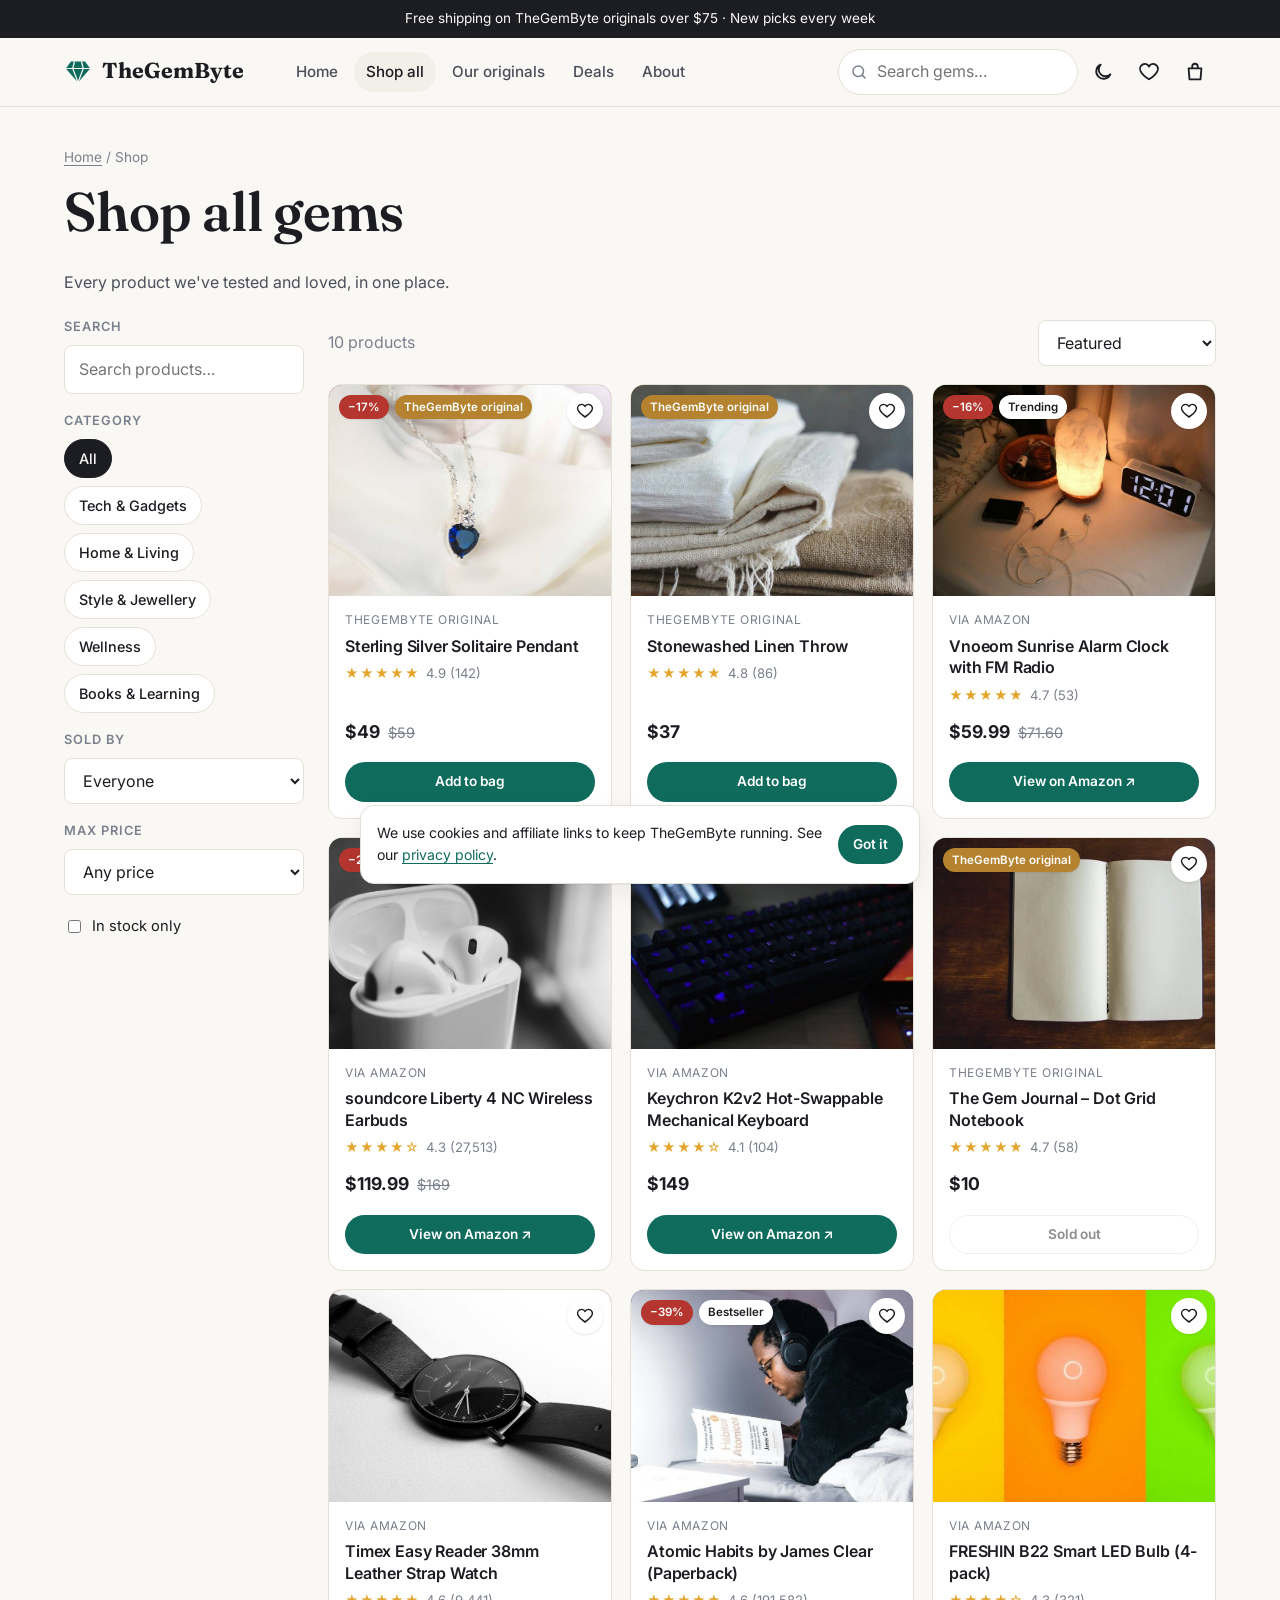
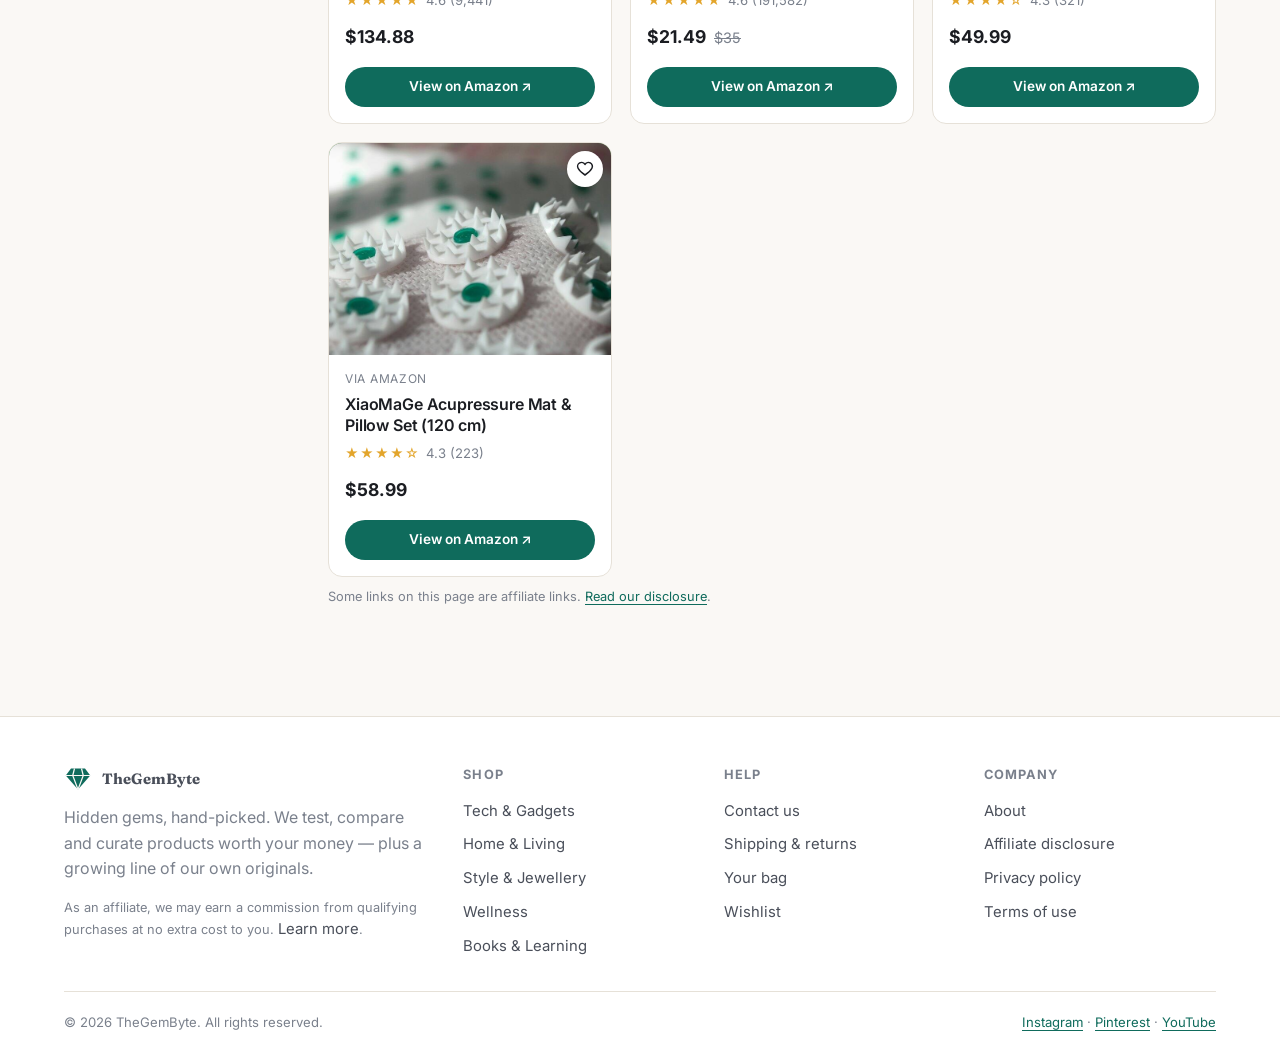
<file: shop.html>
<!doctype html>
<html lang="en">
<head>
  <meta charset="utf-8">
  <meta name="viewport" content="width=device-width, initial-scale=1">
  <title>Shop all — TheGemByte</title>
  <meta name="description" content="Browse every TheGemByte pick: tech, home, style, wellness and books. Filter by category, price and deals.">
  <link rel="canonical" href="https://iam-anwesh.github.io/thegembyte/shop.html">
  <meta property="og:site_name" content="TheGemByte">
  <meta property="og:title" content="Shop all — TheGemByte">
  <meta property="og:description" content="Browse every TheGemByte pick: tech, home, style, wellness and books. Filter by category, price and deals.">
  <meta property="og:type" content="website">
  <meta property="og:image" content="https://iam-anwesh.github.io/thegembyte/assets/img/og-image.svg">
  <meta name="twitter:card" content="summary_large_image">
  <meta name="theme-color" content="#0f6b5c">
  <link rel="icon" href="assets/img/favicon.svg" type="image/svg+xml">
  <link rel="manifest" href="site.webmanifest">
  <link rel="preconnect" href="https://fonts.googleapis.com">
  <link rel="preconnect" href="https://fonts.gstatic.com" crossorigin>
  <link rel="stylesheet" href="https://fonts.googleapis.com/css2?family=Fraunces:opsz,wght@9..144,600;9..144,700&family=Inter:wght@400;500;600;700&display=swap">
  <link rel="stylesheet" href="assets/css/styles.css">
  <script src="assets/js/config.js" defer></script>
  <script src="assets/js/app.js" defer></script>
</head>
<body data-page="shop">
  <div id="site-header"></div>
  <main id="main">
    <div class="container">
      <header class="page-head">
        <nav class="crumbs" aria-label="Breadcrumb"><a href="index.html">Home</a> / Shop</nav>
        <h1 id="shop-title">Shop all gems</h1>
        <p id="shop-blurb">Every product we've tested and loved, in one place.</p>
      </header>
      <div class="shop-layout">
        <aside class="filters" aria-label="Filters">
          <div class="filter-group">
            <h3><label for="shop-q">Search</label></h3>
            <input class="field" id="shop-q" type="search" placeholder="Search products…">
          </div>
          <div class="filter-group">
            <h3>Category</h3>
            <div class="chip-list" id="cat-chips"></div>
          </div>
          <div class="filter-group">
            <h3><label for="shop-type">Sold by</label></h3>
            <select class="select" id="shop-type">
              <option value="all">Everyone</option>
              <option value="affiliate">Partner retailers</option>
              <option value="store">TheGemByte originals</option>
            </select>
          </div>
          <div class="filter-group">
            <h3><label for="shop-max">Max price</label></h3>
            <select class="select" id="shop-max">
              <option value="">Any price</option>
              <option value="25">Under $25</option>
              <option value="50">Under $50</option>
              <option value="100">Under $100</option>
            </select>
          </div>
          <div class="filter-group">
            <label class="check"><input type="checkbox" id="shop-instock"> In stock only</label>
          </div>
        </aside>
        <section aria-labelledby="shop-title">
          <div class="toolbar">
            <span class="muted" id="shop-count" aria-live="polite"></span>
            <label class="sr-only" for="shop-sort">Sort by</label>
            <select class="select" id="shop-sort">
              <option value="featured">Featured</option>
              <option value="discount">Biggest discount</option>
              <option value="rating">Top rated</option>
              <option value="price-asc">Price: low to high</option>
              <option value="price-desc">Price: high to low</option>
            </select>
          </div>
          <div class="product-grid" id="shop-grid"></div>
          <p class="disclosure-inline">Some links on this page are affiliate links. <a href="disclosure.html">Read our disclosure</a>.</p>
        </section>
      </div>
    </div>
  </main>
  <div id="site-footer"></div>
</body>
</html>
</file>
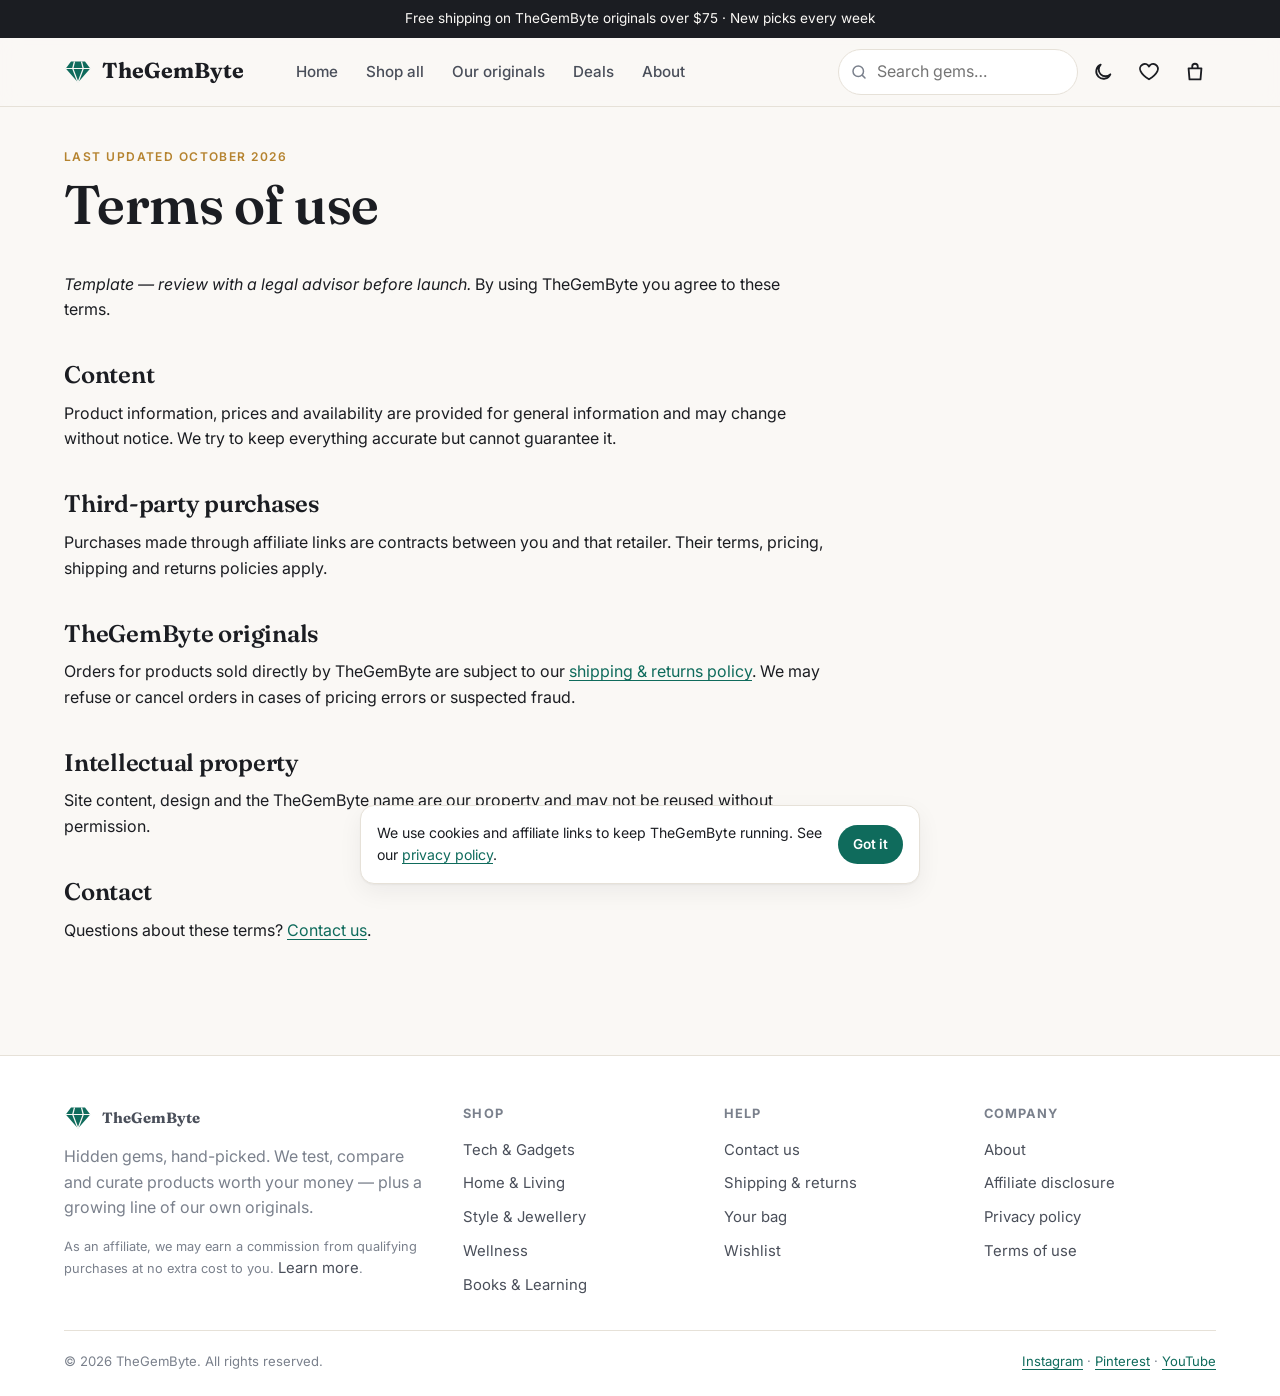
<file: terms.html>
<!doctype html>
<html lang="en">
<head>
  <meta charset="utf-8">
  <meta name="viewport" content="width=device-width, initial-scale=1">
  <title>Terms of use — TheGemByte</title>
  <meta name="description" content="Terms governing use of TheGemByte.">
  <link rel="canonical" href="https://iam-anwesh.github.io/thegembyte/terms.html">
  <meta property="og:site_name" content="TheGemByte">
  <meta property="og:title" content="Terms of use — TheGemByte">
  <meta property="og:description" content="Terms governing use of TheGemByte.">
  <meta property="og:type" content="website">
  <meta property="og:image" content="https://iam-anwesh.github.io/thegembyte/assets/img/og-image.svg">
  <meta name="twitter:card" content="summary_large_image">
  <meta name="theme-color" content="#0f6b5c">
  <link rel="icon" href="assets/img/favicon.svg" type="image/svg+xml">
  <link rel="manifest" href="site.webmanifest">
  <link rel="preconnect" href="https://fonts.googleapis.com">
  <link rel="preconnect" href="https://fonts.gstatic.com" crossorigin>
  <link rel="stylesheet" href="https://fonts.googleapis.com/css2?family=Fraunces:opsz,wght@9..144,600;9..144,700&family=Inter:wght@400;500;600;700&display=swap">
  <link rel="stylesheet" href="assets/css/styles.css">
  <script src="assets/js/config.js" defer></script>
  <script src="assets/js/app.js" defer></script>
</head>
<body data-page="content">
  <div id="site-header"></div>
  <main id="main">
    <div class="container">
      <header class="page-head">
        <span class="eyebrow">Last updated October 2026</span>
        <h1>Terms of use</h1>
      </header>
      <article class="prose">
        <p><em>Template — review with a legal advisor before launch.</em> By using TheGemByte you agree to these terms.</p>
        <h2>Content</h2>
        <p>Product information, prices and availability are provided for general information and may change without notice. We try to keep everything accurate but cannot guarantee it.</p>
        <h2>Third-party purchases</h2>
        <p>Purchases made through affiliate links are contracts between you and that retailer. Their terms, pricing, shipping and returns policies apply.</p>
        <h2>TheGemByte originals</h2>
        <p>Orders for products sold directly by TheGemByte are subject to our <a href="shipping.html">shipping &amp; returns policy</a>. We may refuse or cancel orders in cases of pricing errors or suspected fraud.</p>
        <h2>Intellectual property</h2>
        <p>Site content, design and the TheGemByte name are our property and may not be reused without permission.</p>
        <h2>Contact</h2>
        <p>Questions about these terms? <a href="contact.html">Contact us</a>.</p>
      </article>
    </div>
  </main>
  <div id="site-footer"></div>
</body>
</html>
</file>
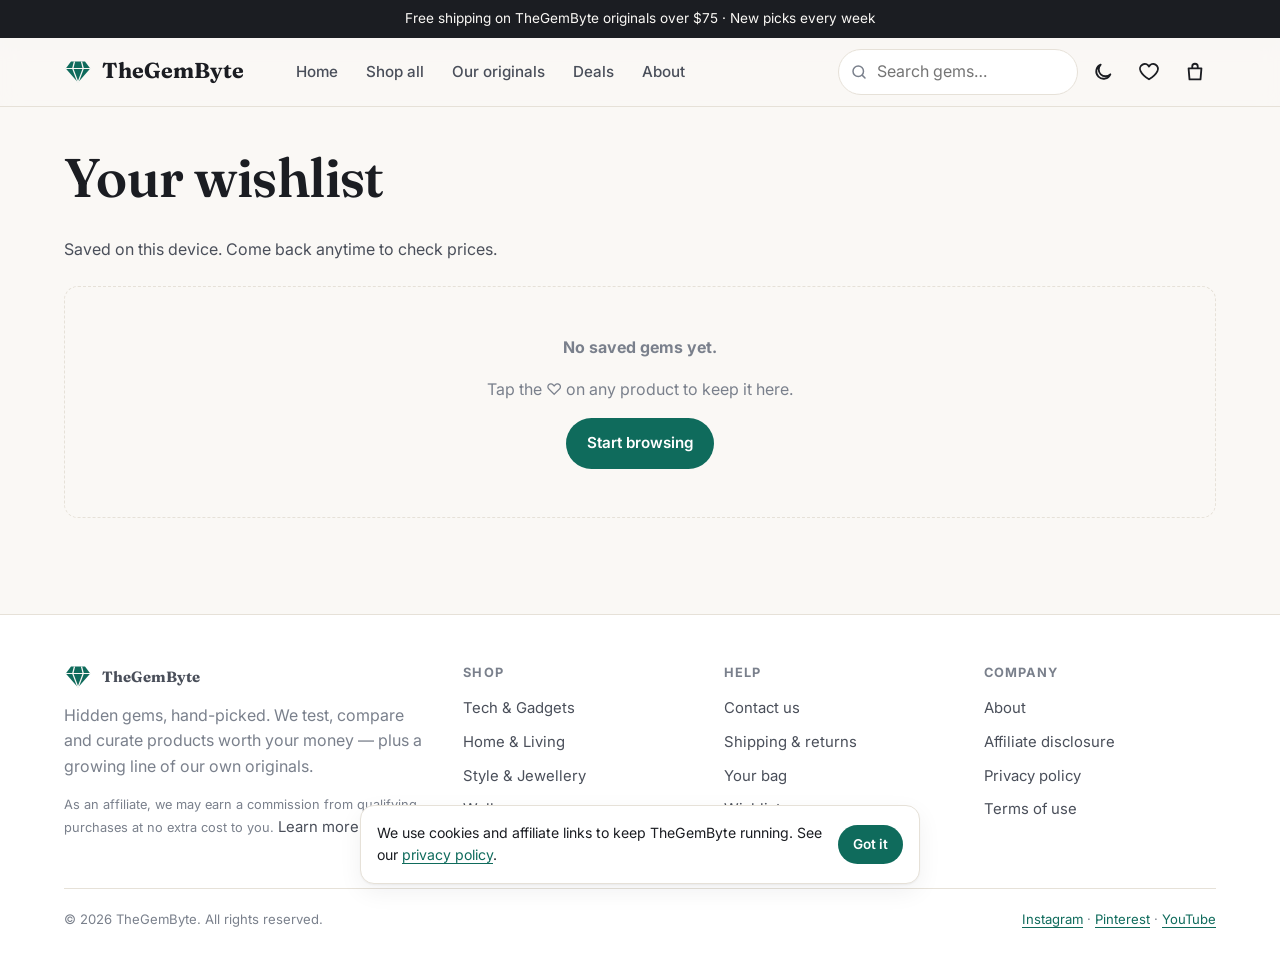
<file: wishlist.html>
<!doctype html>
<html lang="en">
<head>
  <meta charset="utf-8">
  <meta name="viewport" content="width=device-width, initial-scale=1">
  <title>Wishlist — TheGemByte</title>
  <meta name="description" content="Products you've saved on TheGemByte.">
  <link rel="canonical" href="https://iam-anwesh.github.io/thegembyte/wishlist.html">
  <meta property="og:site_name" content="TheGemByte">
  <meta property="og:title" content="Wishlist — TheGemByte">
  <meta property="og:description" content="Products you've saved on TheGemByte.">
  <meta property="og:type" content="website">
  <meta property="og:image" content="https://iam-anwesh.github.io/thegembyte/assets/img/og-image.svg">
  <meta name="twitter:card" content="summary_large_image">
  <meta name="theme-color" content="#0f6b5c">
  <link rel="icon" href="assets/img/favicon.svg" type="image/svg+xml">
  <link rel="manifest" href="site.webmanifest">
  <link rel="preconnect" href="https://fonts.googleapis.com">
  <link rel="preconnect" href="https://fonts.gstatic.com" crossorigin>
  <link rel="stylesheet" href="https://fonts.googleapis.com/css2?family=Fraunces:opsz,wght@9..144,600;9..144,700&family=Inter:wght@400;500;600;700&display=swap">
  <link rel="stylesheet" href="assets/css/styles.css">
  <script src="assets/js/config.js" defer></script>
  <script src="assets/js/app.js" defer></script>
</head>
<body data-page="wishlist">
  <div id="site-header"></div>
  <main id="main">
    <div class="container">
      <header class="page-head"><h1>Your wishlist</h1><p>Saved on this device. Come back anytime to check prices.</p></header>
      <div class="product-grid" id="wish-grid" style="padding-bottom:64px"></div>
    </div>
  </main>
  <div id="site-footer"></div>
</body>
</html>
</file>
<file: assets/css/styles.css>
/* ==========================================================================
   TheGemByte — storefront styles
   ========================================================================== */

:root {
  --bg: #faf8f5;
  --surface: #ffffff;
  --surface-2: #f2efe9;
  --ink: #1b1d22;
  --ink-2: #4a4f5a;
  --muted: #7a808c;
  --line: #e6e1d8;
  --brand: #0f6b5c;
  --brand-ink: #ffffff;
  --brand-soft: #e3f1ee;
  --accent: #b5832f;
  --danger: #b4362f;
  --success: #1f7a4a;
  --star: #e3a52b;
  --radius: 14px;
  --radius-sm: 8px;
  --shadow: 0 1px 2px rgba(20, 20, 30, .05), 0 8px 24px rgba(20, 20, 30, .06);
  --max: 1200px;
  --font: "Inter", system-ui, -apple-system, "Segoe UI", Roboto, sans-serif;
  --serif: "Fraunces", Georgia, "Times New Roman", serif;
  color-scheme: light;
}

@media (prefers-color-scheme: dark) {
  :root:not([data-theme="light"]) {
    --bg: #111316;
    --surface: #181b1f;
    --surface-2: #20242a;
    --ink: #eceae6;
    --ink-2: #c3c6cc;
    --muted: #8d939e;
    --line: #2b3037;
    --brand: #3fb59d;
    --brand-ink: #08201b;
    --brand-soft: #173a33;
    --accent: #d7a858;
    --shadow: 0 1px 2px rgba(0, 0, 0, .3), 0 8px 24px rgba(0, 0, 0, .25);
    color-scheme: dark;
  }
}
:root[data-theme="dark"] {
  --bg: #111316;
  --surface: #181b1f;
  --surface-2: #20242a;
  --ink: #eceae6;
  --ink-2: #c3c6cc;
  --muted: #8d939e;
  --line: #2b3037;
  --brand: #3fb59d;
  --brand-ink: #08201b;
  --brand-soft: #173a33;
  --accent: #d7a858;
  --shadow: 0 1px 2px rgba(0, 0, 0, .3), 0 8px 24px rgba(0, 0, 0, .25);
  color-scheme: dark;
}

*, *::before, *::after { box-sizing: border-box; }
html { -webkit-text-size-adjust: 100%; scroll-behavior: smooth; }
body {
  margin: 0;
  font-family: var(--font);
  font-size: 16px;
  line-height: 1.6;
  color: var(--ink);
  background: var(--bg);
  overflow-x: hidden;
}
img { max-width: 100%; display: block; }
a { color: var(--brand); text-decoration-thickness: 1px; text-underline-offset: 3px; }
a:hover { text-decoration: underline; }
h1, h2, h3 { font-family: var(--serif); font-weight: 600; line-height: 1.15; margin: 0 0 .5em; letter-spacing: -.01em; }
h1 { font-size: clamp(2rem, 5vw, 3.4rem); }
h2 { font-size: clamp(1.5rem, 3vw, 2.1rem); }
h3 { font-size: 1.15rem; }
p { margin: 0 0 1em; }
button, input, select, textarea { font: inherit; color: inherit; }
:focus-visible { outline: 2px solid var(--brand); outline-offset: 2px; border-radius: 4px; }

.container { width: 100%; max-width: var(--max); margin: 0 auto; padding: 0 16px; }
@media (min-width: 768px) { .container { padding: 0 24px; } }
.section { padding: 56px 0; }
.section-head { display: flex; justify-content: space-between; align-items: end; gap: 16px; margin-bottom: 24px; flex-wrap: wrap; }
.section-head p { color: var(--ink-2); margin: 0; }
.eyebrow { text-transform: uppercase; letter-spacing: .12em; font-size: .75rem; font-weight: 600; color: var(--accent); margin-bottom: .5rem; display: block; }
.muted { color: var(--muted); }
.sr-only { position: absolute; width: 1px; height: 1px; padding: 0; margin: -1px; overflow: hidden; clip: rect(0,0,0,0); border: 0; }
.skip-link { position: absolute; left: -999px; top: 8px; background: var(--ink); color: var(--bg); padding: 8px 12px; border-radius: 6px; z-index: 100; }
.skip-link:focus { left: 8px; }

/* ---------- Buttons ---------- */
.btn {
  display: inline-flex; align-items: center; justify-content: center; gap: 8px;
  padding: 12px 20px; border-radius: 999px; border: 1px solid transparent;
  font-weight: 600; font-size: .95rem; cursor: pointer; text-decoration: none;
  transition: transform .15s ease, background .15s ease, border-color .15s ease;
  white-space: nowrap;
}
.btn:hover { text-decoration: none; transform: translateY(-1px); }
.btn:disabled { opacity: .5; cursor: not-allowed; transform: none; }
.btn-primary { background: var(--brand); color: var(--brand-ink); }
.btn-primary:hover { filter: brightness(1.08); }
.btn-outline { border-color: var(--line); background: var(--surface); color: var(--ink); }
.btn-outline:hover { border-color: var(--ink-2); }
.btn-ghost { background: transparent; color: var(--ink); padding: 8px 12px; }
.btn-block { width: 100%; }
.btn-sm { padding: 8px 14px; font-size: .85rem; }

/* ---------- Announcement + header ---------- */
.announce { background: var(--ink); color: var(--bg); text-align: center; font-size: .85rem; padding: 8px 16px; }
.site-header {
  position: sticky; top: 0; z-index: 50;
  background: color-mix(in srgb, var(--bg) 88%, transparent);
  backdrop-filter: saturate(150%) blur(10px);
  border-bottom: 1px solid var(--line);
}
.header-inner { display: flex; align-items: center; gap: 16px; height: 68px; }
.logo { display: flex; align-items: center; gap: 10px; font-family: var(--serif); font-size: 1.35rem; font-weight: 700; color: var(--ink); text-decoration: none; }
.logo:hover { text-decoration: none; }
.logo svg { width: 28px; height: 28px; }
.nav { display: none; gap: 4px; margin-left: 24px; }
.nav a { color: var(--ink-2); text-decoration: none; padding: 8px 12px; border-radius: 999px; font-weight: 500; font-size: .95rem; }
.nav a:hover, .nav a[aria-current="page"] { color: var(--ink); background: var(--surface-2); }
.header-actions { margin-left: auto; display: flex; align-items: center; gap: 4px; }
.icon-btn {
  position: relative; display: inline-grid; place-items: center; width: 42px; height: 42px;
  border-radius: 999px; border: 0; background: transparent; color: var(--ink); cursor: pointer; text-decoration: none;
}
.icon-btn:hover { background: var(--surface-2); text-decoration: none; }
.icon-btn svg { width: 22px; height: 22px; }
.count-badge {
  position: absolute; top: 3px; right: 1px; min-width: 18px; height: 18px; padding: 0 5px;
  border-radius: 999px; background: var(--brand); color: var(--brand-ink);
  font-size: .7rem; font-weight: 700; display: grid; place-items: center;
}
.count-badge[hidden] { display: none; }
.menu-toggle { display: inline-grid; }
.mobile-nav { display: none; border-top: 1px solid var(--line); padding: 8px 16px 16px; background: var(--bg); }
.mobile-nav.open { display: block; }
.mobile-nav a { display: block; padding: 12px 4px; color: var(--ink); text-decoration: none; border-bottom: 1px solid var(--line); font-weight: 500; }
@media (min-width: 900px) {
  .nav { display: flex; }
  .menu-toggle { display: none; }
  .mobile-nav, .mobile-nav.open { display: none; }
}

.header-search { display: none; position: relative; }
.header-search input {
  width: 240px; padding: 9px 14px 9px 38px; border-radius: 999px; border: 1px solid var(--line); background: var(--surface);
}
.header-search svg { position: absolute; left: 12px; top: 50%; transform: translateY(-50%); width: 18px; height: 18px; color: var(--muted); }
@media (min-width: 1080px) { .header-search { display: block; } }

/* ---------- Hero ---------- */
.hero { padding: 56px 0 40px; overflow: hidden; }
.hero-grid { display: grid; gap: 40px; align-items: center; }
@media (min-width: 900px) { .hero-grid { grid-template-columns: 1.1fr .9fr; } .hero { padding: 88px 0 64px; } }
.hero p.lead { font-size: 1.15rem; color: var(--ink-2); max-width: 34em; }
.hero-cta { display: flex; gap: 12px; flex-wrap: wrap; margin: 24px 0; }
.trust-row { display: flex; gap: 20px; flex-wrap: wrap; color: var(--muted); font-size: .9rem; }
.trust-row span { display: inline-flex; align-items: center; gap: 6px; }
.hero-art { position: relative; aspect-ratio: 1 / 1; max-width: 480px; margin: 0 auto; width: 100%; }
.hero-art .gem-tile {
  position: absolute; border-radius: 22px; box-shadow: var(--shadow); display: grid; place-items: center;
  font-family: var(--serif); color: #fff; font-size: 2.4rem;
}
.hero-art .t1 { inset: 0 30% 30% 0; background: linear-gradient(135deg, #0f6b5c, #2fa58c); }
.hero-art .t2 { inset: 10% 0 45% 60%; background: linear-gradient(135deg, #b5832f, #e2b766); }
.hero-art .t3 { inset: 62% 45% 0 8%; background: linear-gradient(135deg, #3c3f8f, #7a7fd6); }
.hero-art .t4 { inset: 50% 0 6% 52%; background: linear-gradient(135deg, #8f3c5a, #d7799b); }

/* ---------- Category tiles ---------- */
.cat-grid { display: grid; gap: 14px; grid-template-columns: repeat(2, minmax(0, 1fr)); }
@media (min-width: 768px) { .cat-grid { grid-template-columns: repeat(5, minmax(0, 1fr)); } }
.cat-tile {
  display: flex; flex-direction: column; gap: 6px; padding: 20px; border-radius: var(--radius);
  background: var(--surface); border: 1px solid var(--line); color: var(--ink); text-decoration: none;
  transition: border-color .15s, transform .15s;
}
.cat-tile:hover { border-color: var(--brand); transform: translateY(-2px); text-decoration: none; }
.cat-tile .ic { font-size: 1.6rem; color: var(--brand); line-height: 1; }
.cat-tile strong { font-size: 1rem; }
.cat-tile small { color: var(--muted); font-size: .82rem; line-height: 1.4; }

/* ---------- Product cards ---------- */
.product-grid { display: grid; gap: 18px; grid-template-columns: repeat(auto-fill, minmax(min(100%, 230px), 1fr)); }
.card {
  position: relative; display: flex; flex-direction: column; background: var(--surface);
  border: 1px solid var(--line); border-radius: var(--radius); overflow: hidden;
  transition: box-shadow .2s, transform .2s;
}
.card:hover { box-shadow: var(--shadow); transform: translateY(-2px); }
.card-media { position: relative; aspect-ratio: 4 / 3; background: var(--surface-2); overflow: hidden; }
.card-media img, .card-media .placeholder { width: 100%; height: 100%; object-fit: cover; }
.placeholder { display: grid; place-items: center; color: rgba(255,255,255,.92); font-family: var(--serif); font-size: 3rem; }
.card-badges { position: absolute; top: 10px; left: 10px; display: flex; flex-wrap: wrap; gap: 6px; z-index: 1; }
.badge { display: inline-block; padding: 3px 9px; border-radius: 999px; font-size: .72rem; font-weight: 600; background: var(--surface); color: var(--ink); box-shadow: 0 1px 2px rgba(0,0,0,.08); }
.badge-sale { background: var(--danger); color: #fff; }
.badge-own { background: var(--accent); color: #fff; }
.wish-btn { position: absolute; top: 8px; right: 8px; z-index: 1; background: var(--surface); width: 36px; height: 36px; box-shadow: 0 1px 3px rgba(0,0,0,.1); }
.wish-btn svg { width: 18px; height: 18px; }
.wish-btn[aria-pressed="true"] svg { fill: var(--danger); stroke: var(--danger); }
.card-body { display: flex; flex-direction: column; gap: 6px; padding: 14px 16px 16px; flex: 1; }
.card-merchant { font-size: .75rem; color: var(--muted); text-transform: uppercase; letter-spacing: .06em; }
.card-title { font-family: var(--font); font-size: 1rem; font-weight: 600; margin: 0; line-height: 1.35; }
.card-title a { color: var(--ink); text-decoration: none; }
.card-title a::after { content: ""; position: absolute; inset: 0; }
.card-title a:hover { color: var(--brand); }
.rating { display: flex; align-items: center; gap: 6px; font-size: .82rem; color: var(--muted); }
.stars { color: var(--star); letter-spacing: 1px; }
.price-row { display: flex; align-items: baseline; gap: 8px; flex-wrap: wrap; margin-top: auto; padding-top: 6px; }
.price { font-weight: 700; font-size: 1.1rem; }
.compare { color: var(--muted); text-decoration: line-through; font-size: .9rem; }
.save { color: var(--success); font-size: .82rem; font-weight: 600; }
.card-actions { position: relative; z-index: 1; margin-top: 10px; }

/* ---------- Shop layout ---------- */
.page-head { padding: 40px 0 8px; }
.page-head p { color: var(--ink-2); max-width: 40em; }
.crumbs { font-size: .85rem; color: var(--muted); margin-bottom: 12px; }
.crumbs a { color: var(--muted); }
.shop-layout { display: grid; gap: 24px; padding-bottom: 64px; }
@media (min-width: 900px) { .shop-layout { grid-template-columns: 240px minmax(0, 1fr); } }
.filters { display: flex; flex-direction: column; gap: 20px; }
.filter-group h3 { font-family: var(--font); font-size: .8rem; text-transform: uppercase; letter-spacing: .08em; color: var(--muted); margin-bottom: 10px; }
.chip-list { display: flex; flex-wrap: wrap; gap: 8px; }
@media (min-width: 900px) { .chip-list { flex-direction: column; align-items: flex-start; } }
.chip {
  padding: 7px 14px; border-radius: 999px; border: 1px solid var(--line); background: var(--surface);
  cursor: pointer; font-size: .9rem; font-weight: 500;
}
.chip[aria-pressed="true"] { background: var(--ink); color: var(--bg); border-color: var(--ink); }
.field, .select {
  width: 100%; padding: 11px 14px; border-radius: var(--radius-sm); border: 1px solid var(--line); background: var(--surface);
}
.check { display: flex; align-items: center; gap: 8px; font-size: .92rem; cursor: pointer; margin-bottom: 6px; }
.toolbar { display: flex; gap: 12px; align-items: center; justify-content: space-between; flex-wrap: wrap; margin-bottom: 18px; }
.toolbar .select { width: auto; }
.empty { text-align: center; padding: 48px 16px; color: var(--muted); border: 1px dashed var(--line); border-radius: var(--radius); }

/* ---------- Product detail ---------- */
.pdp { display: grid; gap: 32px; padding: 8px 0 56px; }
@media (min-width: 900px) { .pdp { grid-template-columns: 1fr 1fr; gap: 56px; } }
.pdp-media { border-radius: var(--radius); overflow: hidden; aspect-ratio: 1 / 1; background: var(--surface-2); }
.pdp-media img, .pdp-media .placeholder { width: 100%; height: 100%; object-fit: cover; font-size: 6rem; }
.pdp-info h1 { font-size: clamp(1.7rem, 3.5vw, 2.5rem); }
.pdp-price { display: flex; align-items: baseline; gap: 12px; margin: 16px 0; flex-wrap: wrap; }
.pdp-price .price { font-size: 1.8rem; }
.pdp-actions { display: flex; gap: 12px; flex-wrap: wrap; margin: 20px 0; }
.pdp-actions .btn-primary { flex: 1 1 220px; }
.qty { display: inline-flex; align-items: center; border: 1px solid var(--line); border-radius: 999px; background: var(--surface); }
.qty button { border: 0; background: none; width: 40px; height: 44px; cursor: pointer; font-size: 1.1rem; }
.qty input { width: 40px; text-align: center; border: 0; background: none; -moz-appearance: textfield; }
.qty input::-webkit-inner-spin-button, .qty input::-webkit-outer-spin-button { -webkit-appearance: none; margin: 0; }
.highlights { list-style: none; padding: 0; margin: 20px 0; display: grid; gap: 10px; }
.highlights li { display: flex; gap: 10px; align-items: flex-start; }
.highlights li::before { content: "◆"; color: var(--brand); font-size: .7rem; margin-top: .45em; }
.note-box { background: var(--surface-2); border-radius: var(--radius-sm); padding: 14px 16px; font-size: .88rem; color: var(--ink-2); }
.stock-ok { color: var(--success); font-weight: 600; }
.stock-out { color: var(--danger); font-weight: 600; }

/* ---------- Cart ---------- */
.cart-layout { display: grid; gap: 28px; padding-bottom: 64px; }
@media (min-width: 900px) { .cart-layout { grid-template-columns: minmax(0, 1fr) 360px; align-items: start; } }
.cart-line { display: grid; grid-template-columns: 84px minmax(0, 1fr); gap: 14px; padding: 16px 0; border-bottom: 1px solid var(--line); }
.cart-line .thumb { width: 84px; height: 84px; border-radius: var(--radius-sm); overflow: hidden; background: var(--surface-2); }
.cart-line .thumb .placeholder { width: 100%; height: 100%; font-size: 1.8rem; }
.cart-line-top { display: flex; justify-content: space-between; gap: 12px; }
.cart-line-top a { color: var(--ink); font-weight: 600; text-decoration: none; }
.cart-line-bottom { display: flex; justify-content: space-between; align-items: center; margin-top: 10px; gap: 12px; flex-wrap: wrap; }
.link-btn { background: none; border: 0; color: var(--muted); cursor: pointer; text-decoration: underline; font-size: .85rem; padding: 0; }
.summary { background: var(--surface); border: 1px solid var(--line); border-radius: var(--radius); padding: 22px; position: sticky; top: 88px; }
.summary-row { display: flex; justify-content: space-between; padding: 6px 0; }
.summary-total { border-top: 1px solid var(--line); margin-top: 8px; padding-top: 12px; font-weight: 700; font-size: 1.15rem; }
.progress { height: 6px; background: var(--surface-2); border-radius: 999px; overflow: hidden; margin: 8px 0 16px; }
.progress span { display: block; height: 100%; background: var(--brand); }

/* ---------- Newsletter / content blocks ---------- */
.band { background: var(--brand); color: var(--brand-ink); border-radius: calc(var(--radius) * 1.5); padding: 40px 24px; display: grid; gap: 20px; align-items: center; }
@media (min-width: 900px) { .band { grid-template-columns: 1.2fr 1fr; padding: 48px; } }
.band h2 { color: inherit; }
.band p { opacity: .88; margin: 0; }
.subscribe { display: flex; gap: 8px; flex-wrap: wrap; }
.subscribe input { flex: 1 1 200px; padding: 13px 16px; border-radius: 999px; border: 0; background: var(--surface); color: var(--ink); }
.subscribe .btn { background: var(--ink); color: var(--bg); }
.form-msg { font-size: .88rem; margin-top: 8px; min-height: 1.3em; }

.features { display: grid; gap: 16px; grid-template-columns: repeat(auto-fit, minmax(min(100%, 220px), 1fr)); }
.feature { padding: 22px; border-radius: var(--radius); background: var(--surface); border: 1px solid var(--line); }
.feature .ic { width: 40px; height: 40px; border-radius: 10px; background: var(--brand-soft); color: var(--brand); display: grid; place-items: center; margin-bottom: 12px; font-size: 1.2rem; }
.feature p { color: var(--ink-2); margin: 0; font-size: .93rem; }

.prose { max-width: 760px; padding-bottom: 64px; }
.prose h2 { margin-top: 1.6em; font-size: 1.5rem; }
.prose ul { padding-left: 1.2em; }
.prose li { margin-bottom: .4em; }

.form-grid { display: grid; gap: 14px; max-width: 560px; }
.form-grid label { font-weight: 500; font-size: .92rem; display: grid; gap: 6px; }

/* ---------- Disclosure + footer ---------- */
.disclosure-inline { font-size: .8rem; color: var(--muted); margin-top: 10px; }
.site-footer { border-top: 1px solid var(--line); margin-top: 32px; padding: 48px 0 24px; background: var(--surface); }
.footer-grid { display: grid; gap: 28px; grid-template-columns: repeat(2, minmax(0, 1fr)); }
@media (min-width: 900px) { .footer-grid { grid-template-columns: 1.6fr 1fr 1fr 1fr; } }
.footer-grid .brand-col { grid-column: 1 / -1; }
@media (min-width: 900px) { .footer-grid .brand-col { grid-column: auto; } }
.footer-grid h4 { font-size: .8rem; text-transform: uppercase; letter-spacing: .08em; color: var(--muted); margin: 0 0 12px; }
.footer-grid ul { list-style: none; margin: 0; padding: 0; display: grid; gap: 8px; }
.footer-grid a { color: var(--ink-2); text-decoration: none; font-size: .93rem; }
.footer-grid a:hover { color: var(--brand); }
.footer-bottom { margin-top: 32px; padding-top: 20px; border-top: 1px solid var(--line); font-size: .82rem; color: var(--muted); display: flex; gap: 12px; justify-content: space-between; flex-wrap: wrap; }

/* ---------- Toast ---------- */
.toast {
  position: fixed; left: 50%; bottom: 24px; transform: translate(-50%, 20px); opacity: 0; pointer-events: none;
  background: var(--ink); color: var(--bg); padding: 12px 18px; border-radius: 999px; font-size: .92rem; z-index: 200;
  transition: opacity .2s, transform .2s; max-width: calc(100% - 32px); text-align: center;
}
.toast.show { opacity: 1; transform: translate(-50%, 0); }

/* ---------- Cookie bar ---------- */
.cookie-bar {
  position: fixed; left: 16px; right: 16px; bottom: 16px; z-index: 150; max-width: 560px; margin: 0 auto;
  background: var(--surface); border: 1px solid var(--line); box-shadow: var(--shadow); border-radius: var(--radius);
  padding: 16px; display: flex; gap: 12px; align-items: center; flex-wrap: wrap; font-size: .88rem;
}
.cookie-bar p { margin: 0; flex: 1 1 260px; }

@media (prefers-reduced-motion: reduce) {
  *, *::before, *::after { transition: none !important; scroll-behavior: auto !important; }
}

/* Product photos layer over the placeholder (see media() in app.js). */
.card-media, .pdp-media, .cart-line .thumb { position: relative; }
.media-img { position: absolute; inset: 0; width: 100%; height: 100%; object-fit: cover; }
</file>
